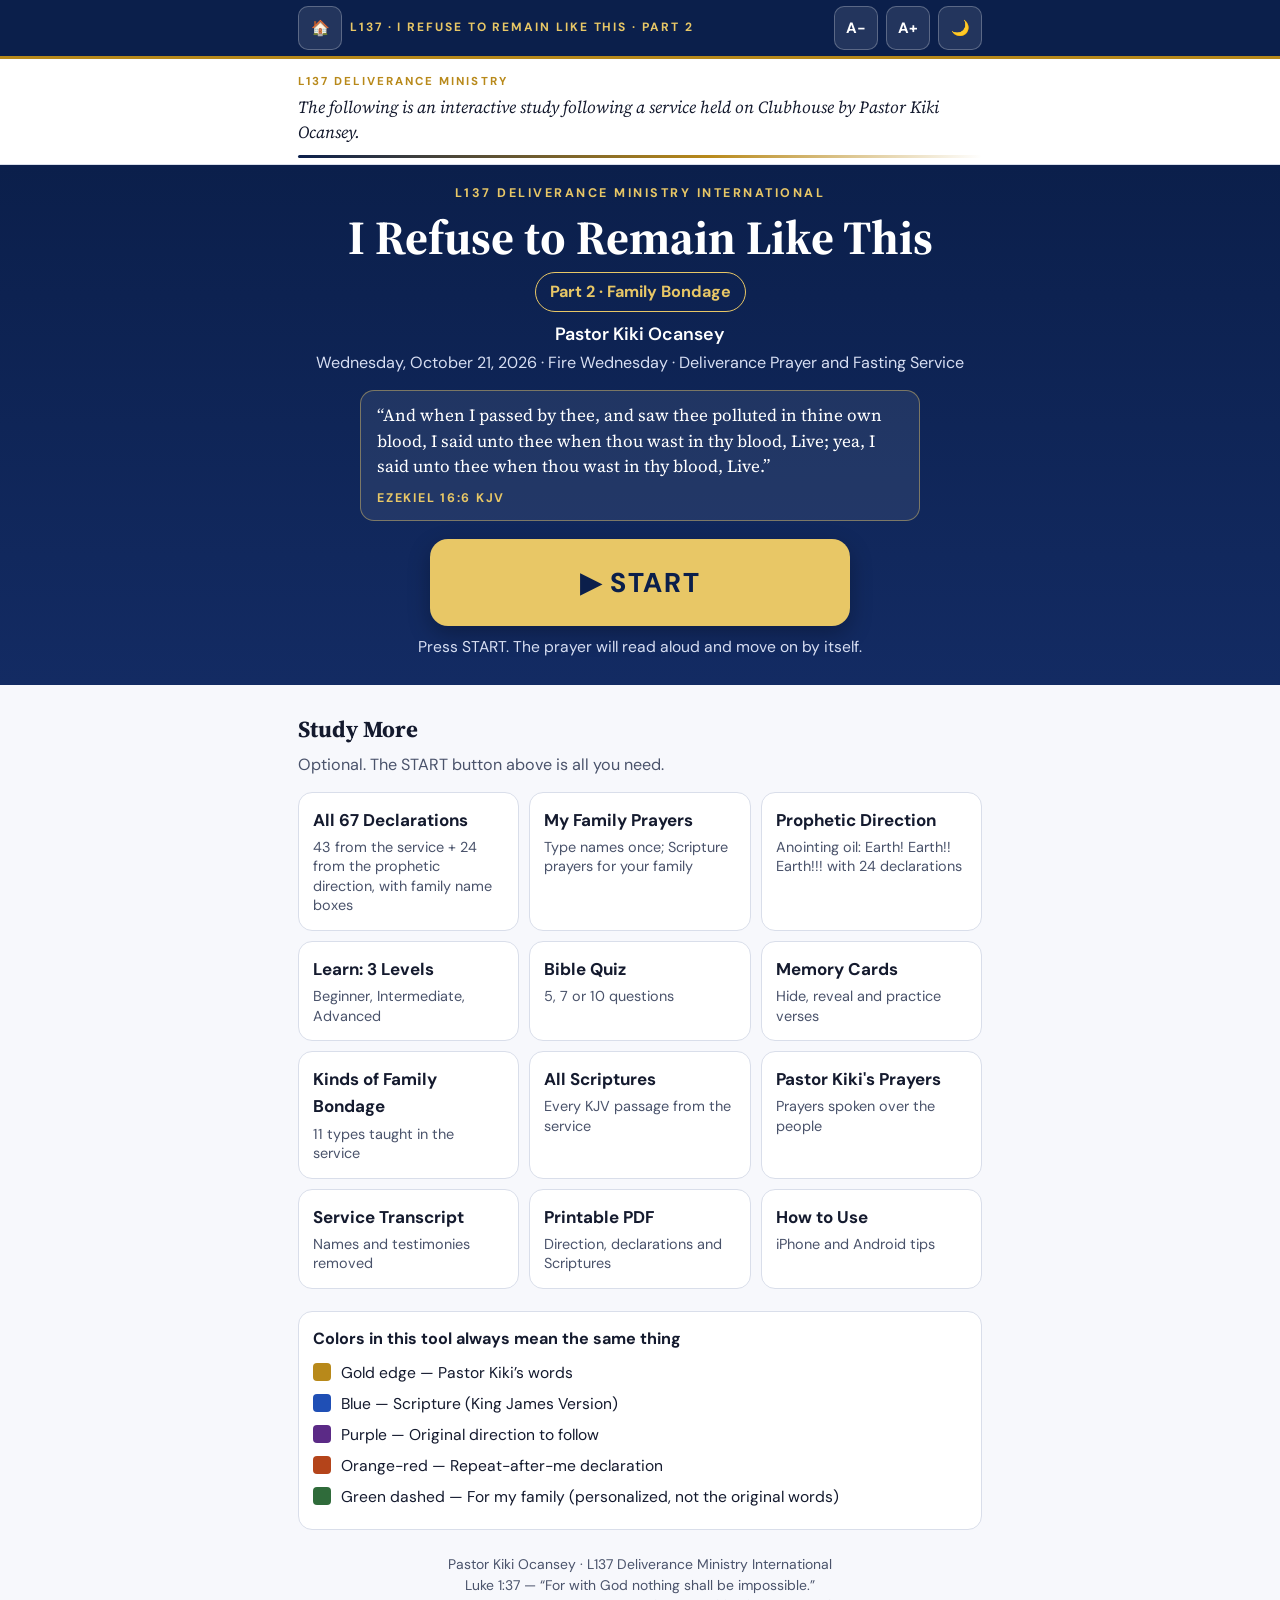
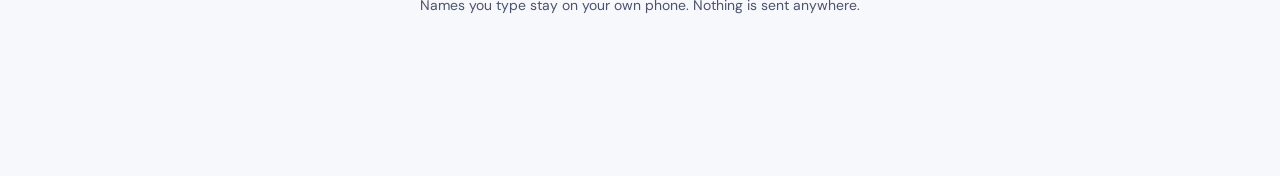
<file: index.html>
<!DOCTYPE html>
<html lang="en">
<head>
<meta charset="utf-8">
<meta name="viewport" content="width=device-width,initial-scale=1,viewport-fit=cover">
<title>I Refuse to Remain Like This — Part 2 (Family Bondage) · Pastor Kiki Ocansey · L137</title>
<meta name="description" content="Interactive prayer and study tool: I Refuse to Remain Like This, Part 2 — Family Bondage. Pastor Kiki Ocansey, L137 Deliverance Ministry International, October 21, 2026. Ezekiel 16:6.">
<meta property="og:title" content="I Refuse to Remain Like This — Part 2 (Family Bondage)">
<meta property="og:description" content="Pastor Kiki Ocansey · L137 Deliverance Ministry International · October 21, 2026 · Press START to pray.">
<meta name="theme-color" content="#0B1F4B">
<link rel="icon" href="data:image/svg+xml,%3Csvg xmlns='http://www.w3.org/2000/svg' viewBox='0 0 64 64'%3E%3Crect width='64' height='64' rx='14' fill='%230B1F4B'/%3E%3Cpath d='M32 12v40M20 24h24' stroke='%23E8C766' stroke-width='6' stroke-linecap='round'/%3E%3C/svg%3E">
<link rel="preconnect" href="https://fonts.googleapis.com"><link rel="preconnect" href="https://fonts.gstatic.com" crossorigin>
<link href="https://fonts.googleapis.com/css2?family=DM+Sans:wght@400;600;700;800&family=Source+Serif+4:ital,wght@0,400;0,600;0,700;1,400&display=swap" rel="stylesheet">
<link rel="stylesheet" href="style.css">
</head>
<body>
<header class="topbar"><div class="wrap">
  <button class="tbtn" id="homeBtn" aria-label="Main menu">🏠</button>
  <div class="brand">L137 · I Refuse to Remain Like This · Part 2</div>
  <button class="tbtn" id="fsDown" aria-label="Smaller text">A−</button>
  <button class="tbtn" id="fsUp" aria-label="Larger text">A+</button>
  <button class="tbtn" id="themeBtn" aria-label="Day or night mode">🌙</button>
</div></header>
<main id="main"></main>
<div class="dock hidden" id="dock" role="region" aria-label="Audio controls"><div class="wrap">
  <div class="now" id="now" aria-live="polite"></div>
  <div class="ctrls">
    <button id="aPrev" aria-label="Back"><svg viewBox="0 0 24 24"><path d="M6 5h2v14H6zM20 5v14L9 12z" fill="currentColor"/></svg>Back</button>
    <button id="aRew" aria-label="Rewind"><svg viewBox="0 0 24 24"><path d="M11 6v12L3 12zM21 6v12l-8-6z" fill="currentColor"/></svg>Rewind</button>
    <button id="aPlay" class="play" aria-label="Play"><svg viewBox="0 0 24 24"><path d="M7 4v16l13-8z" fill="currentColor"/></svg>Play</button>
    <button id="aFwd" aria-label="Forward"><svg viewBox="0 0 24 24"><path d="M13 6v12l8-6zM3 6v12l8-6z" fill="currentColor"/></svg>Forward</button>
    <button id="aNext" aria-label="Next"><svg viewBox="0 0 24 24"><path d="M16 5h2v14h-2zM4 5v14l11-7z" fill="currentColor"/></svg>Next</button>
    <button id="aStop" aria-label="Stop"><svg viewBox="0 0 24 24"><rect x="5" y="5" width="14" height="14" rx="2" fill="currentColor"/></svg>Stop</button>
    <button id="aRep" aria-label="Repeat"><svg viewBox="0 0 24 24"><path d="M17 2l4 4-4 4V7H7a3 3 0 00-3 3v1H2v-1a5 5 0 015-5h10zM7 22l-4-4 4-4v3h10a3 3 0 003-3v-1h2v1a5 5 0 01-5 5H7z" fill="currentColor"/></svg>Repeat</button>
  </div>
  <div class="opts">
    <select id="optRate" aria-label="Reading speed"><option value="0.75">Slow</option><option value="0.85">Slower</option><option value="0.95">Normal</option><option value="1.1">Faster</option><option value="1.25">Fast</option></select>
    <button id="optMode" aria-pressed="true">Repeat after me</button>
    <button id="optAuto" aria-pressed="true">Auto next: On</button>
    <button id="optFam" aria-pressed="true">Family: On</button>
  </div>
</div></div>
<script src="scriptures.js"></script>
<script src="content.js"></script>
<script src="study.js"></script>
<script src="app.js"></script>
</body>
</html>
</file>
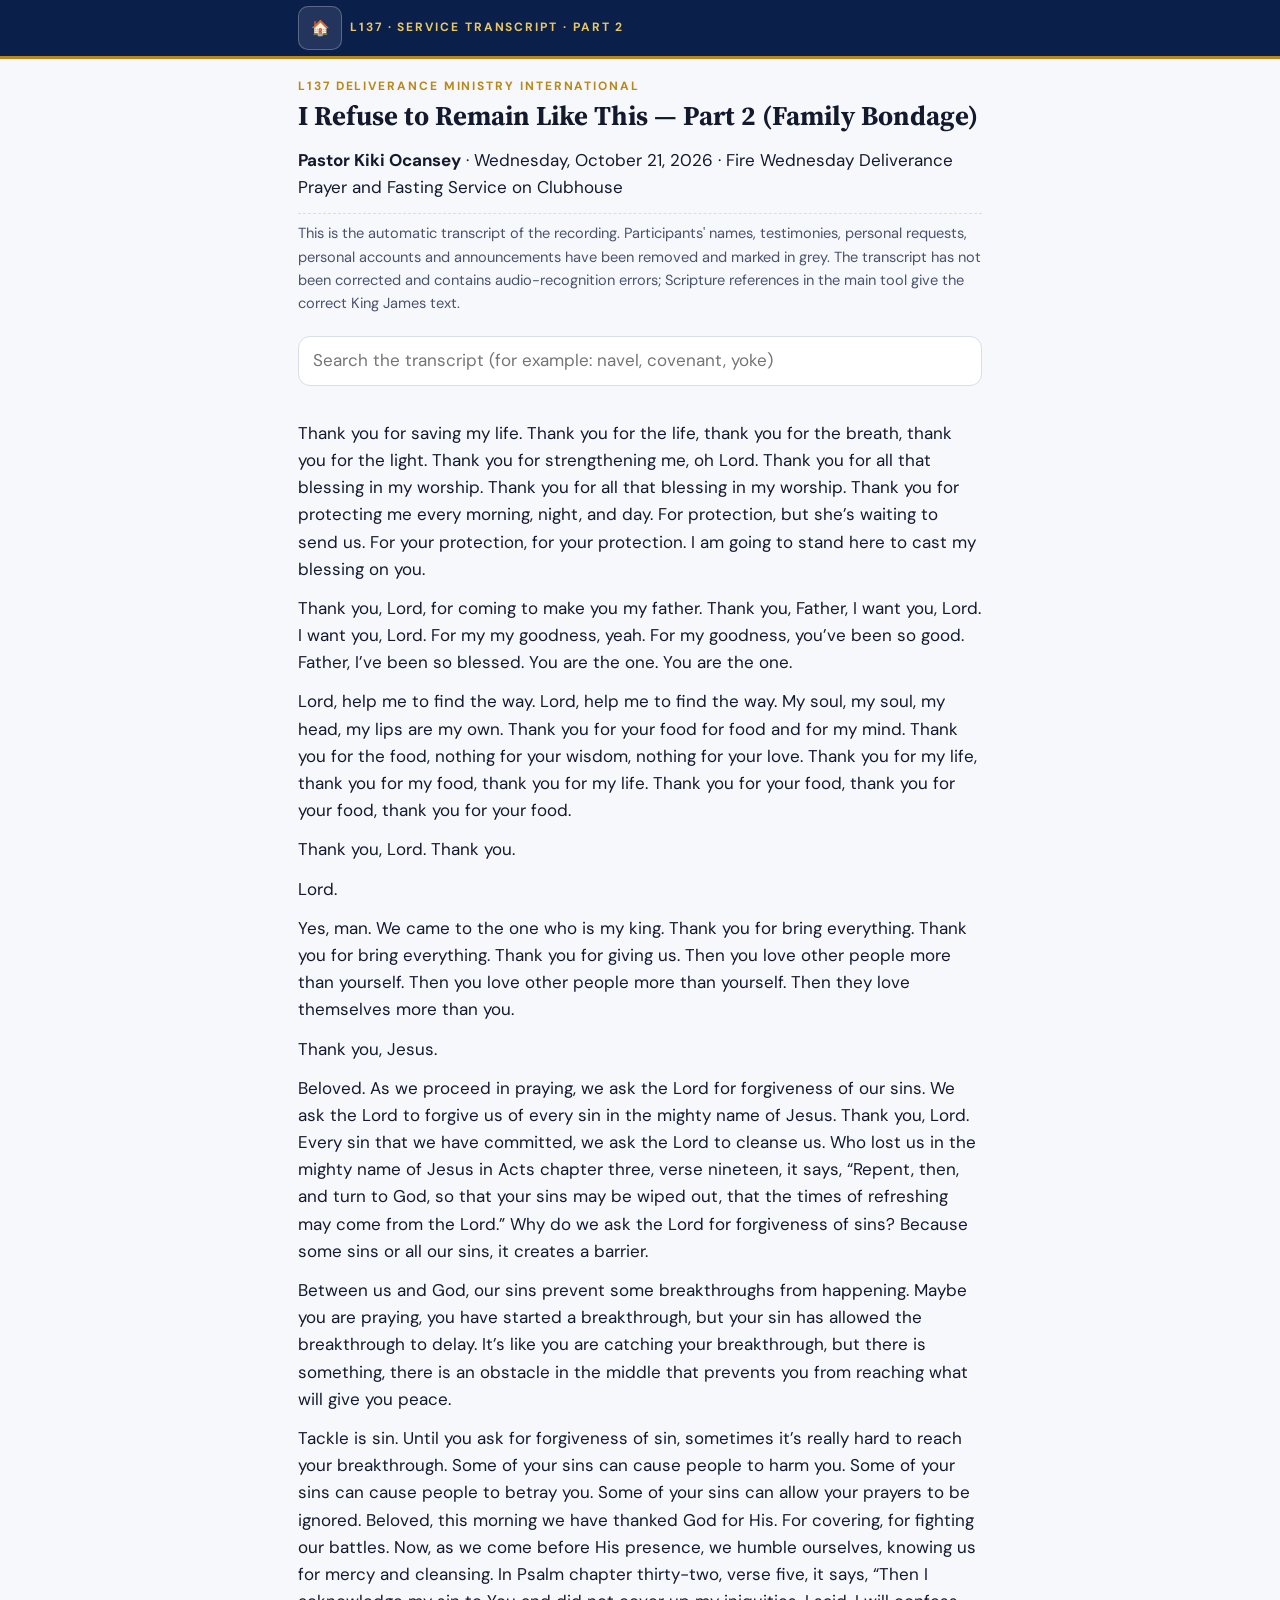
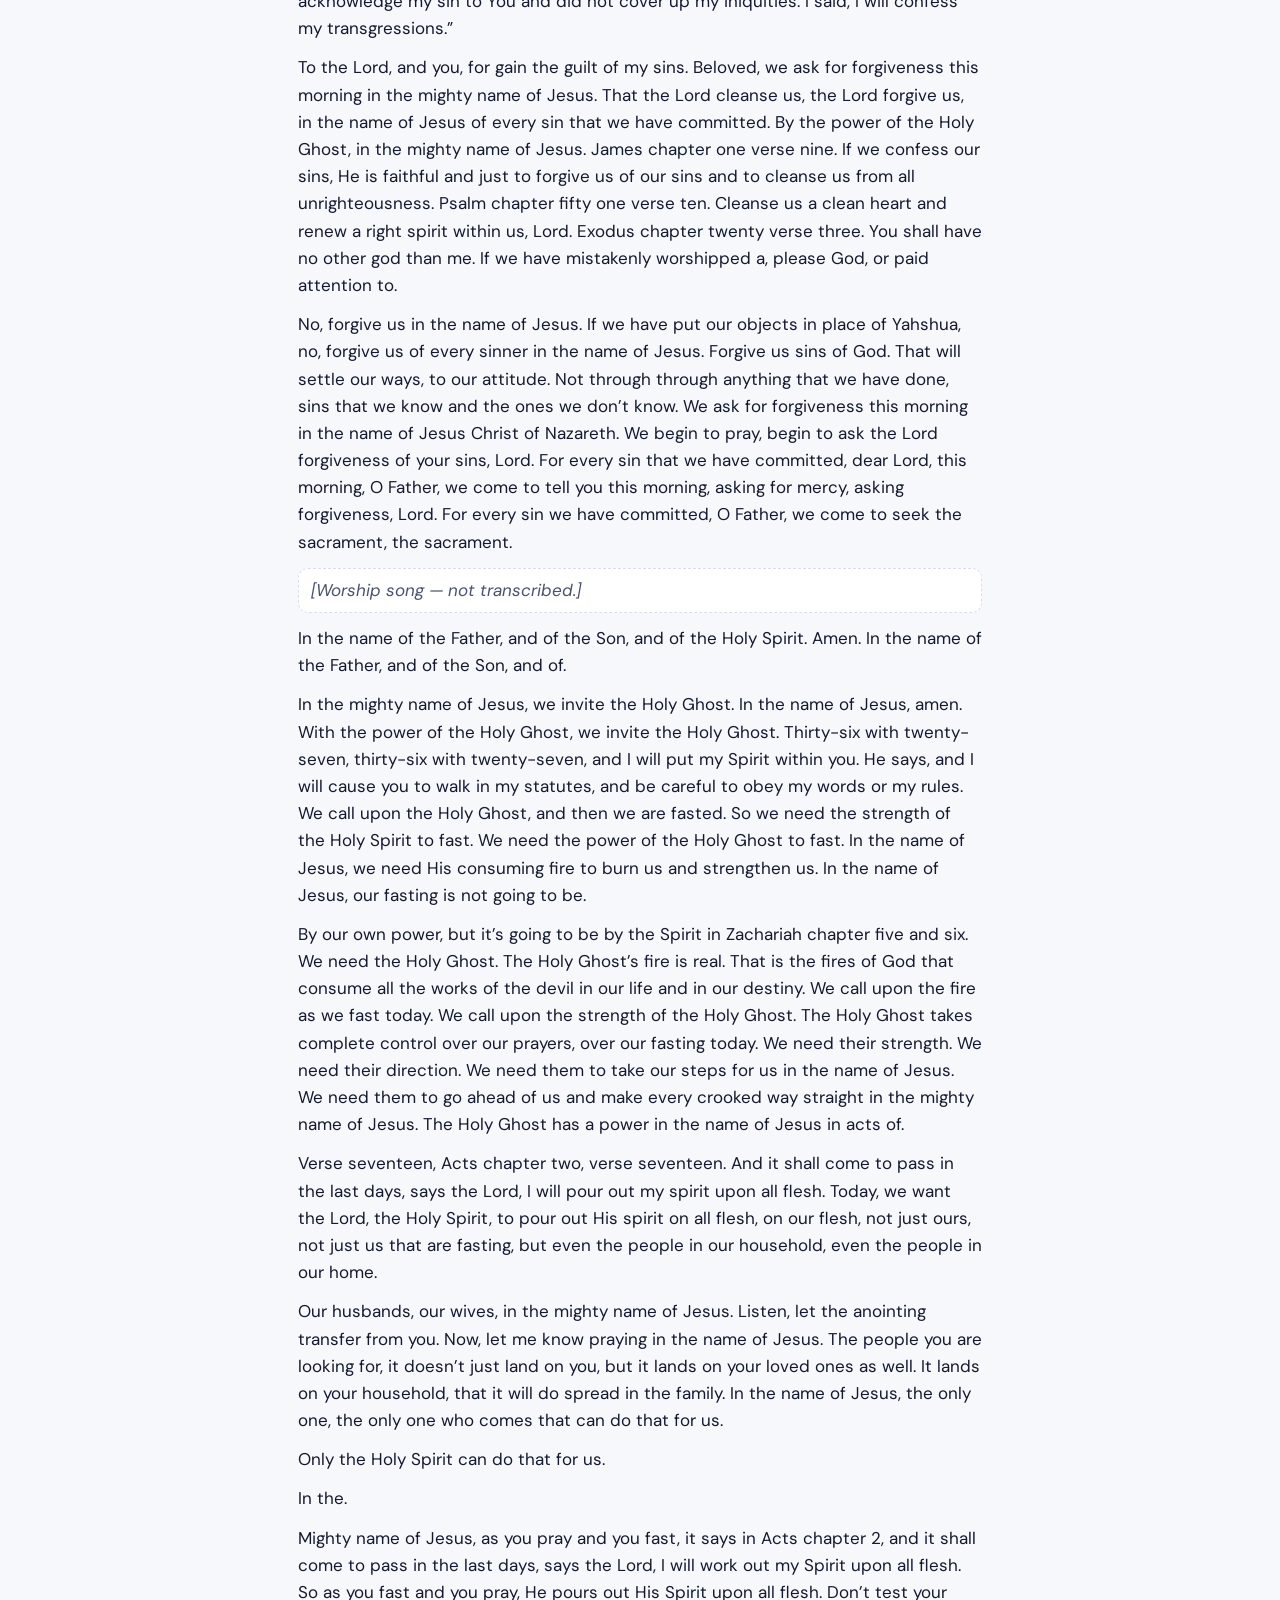
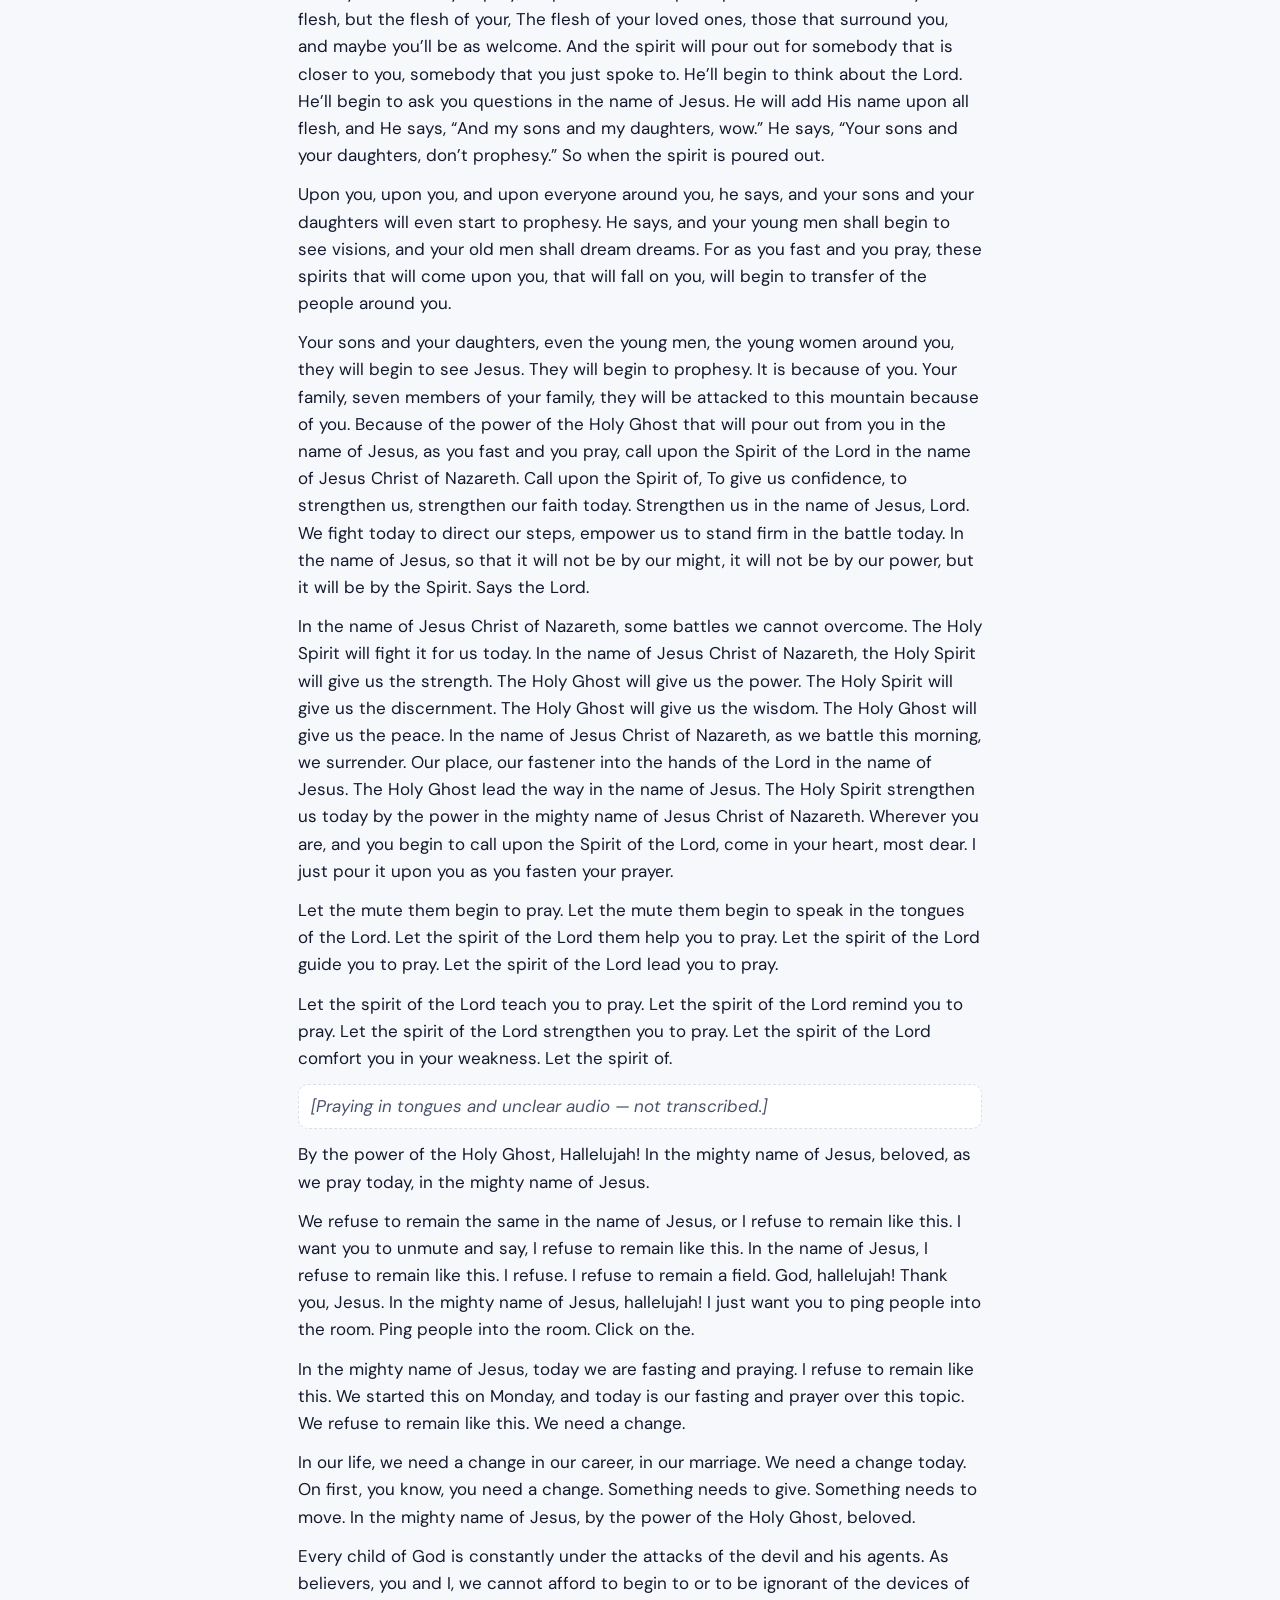
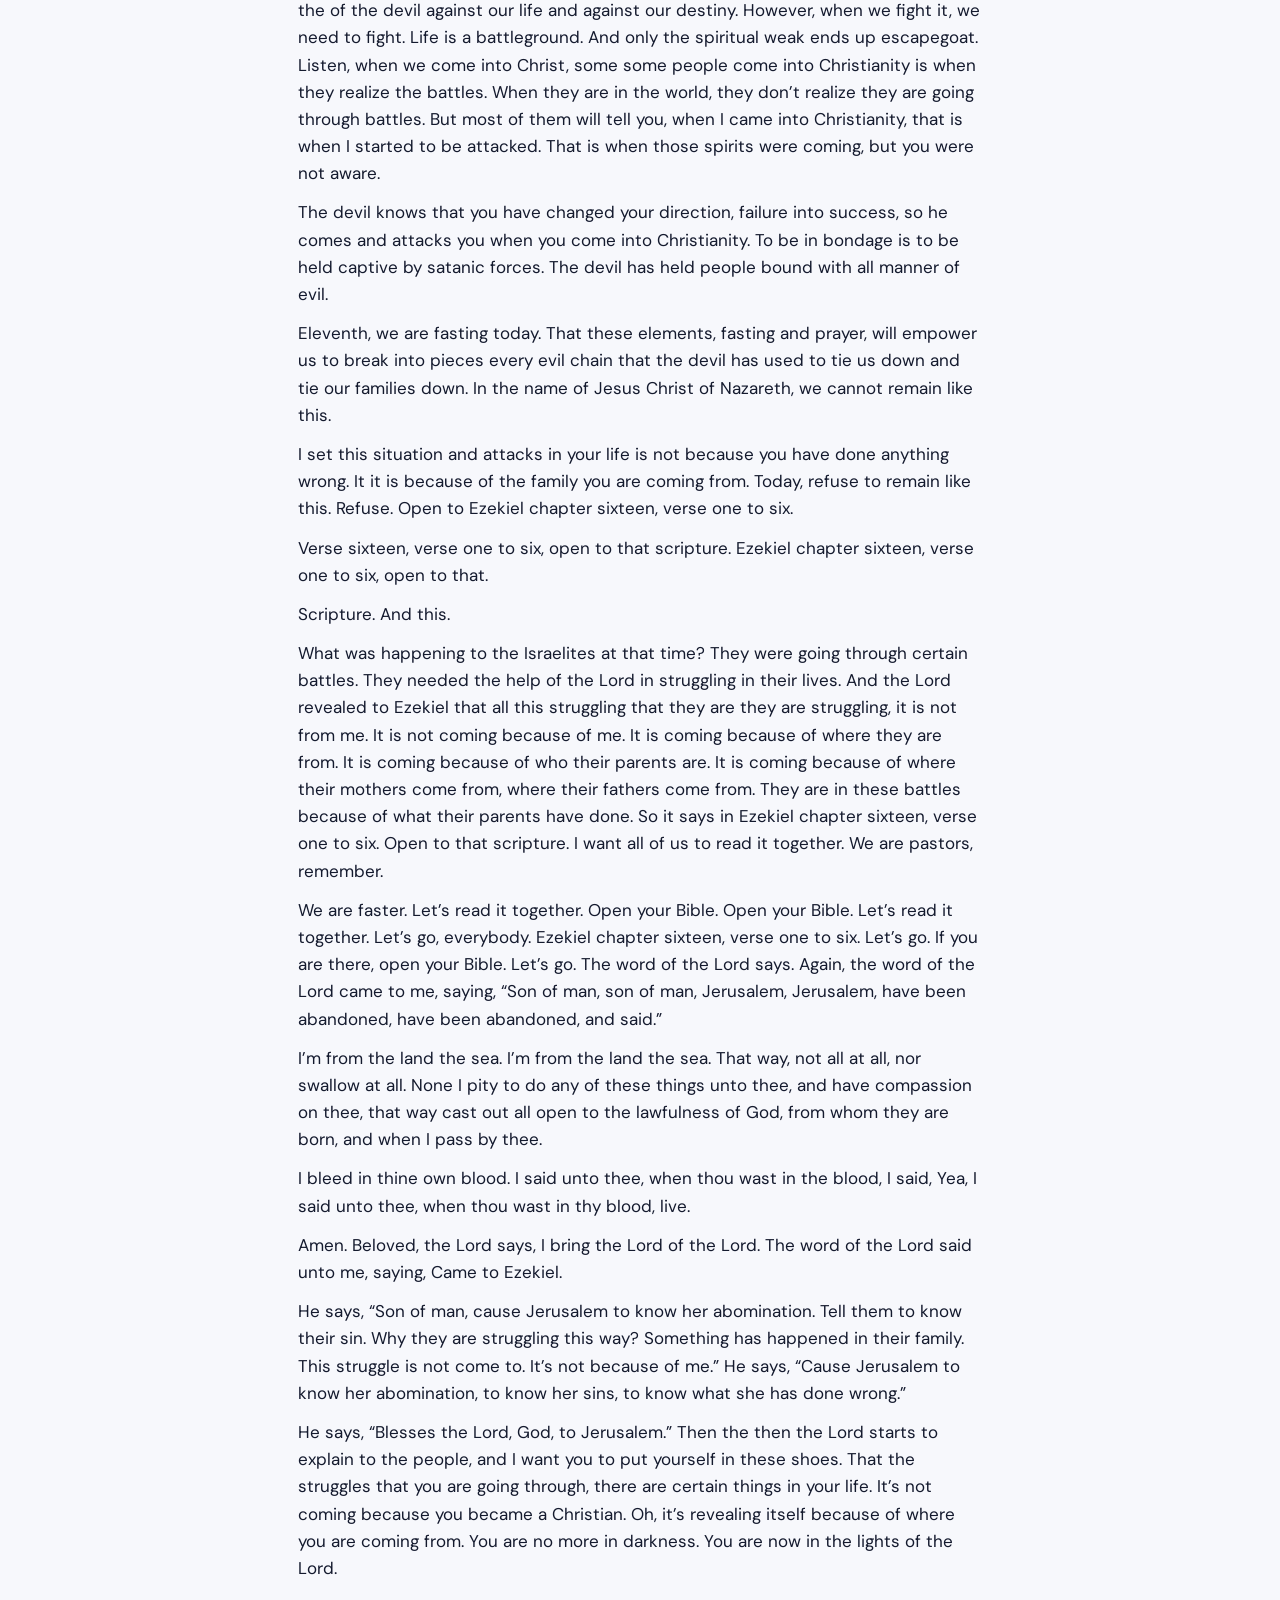
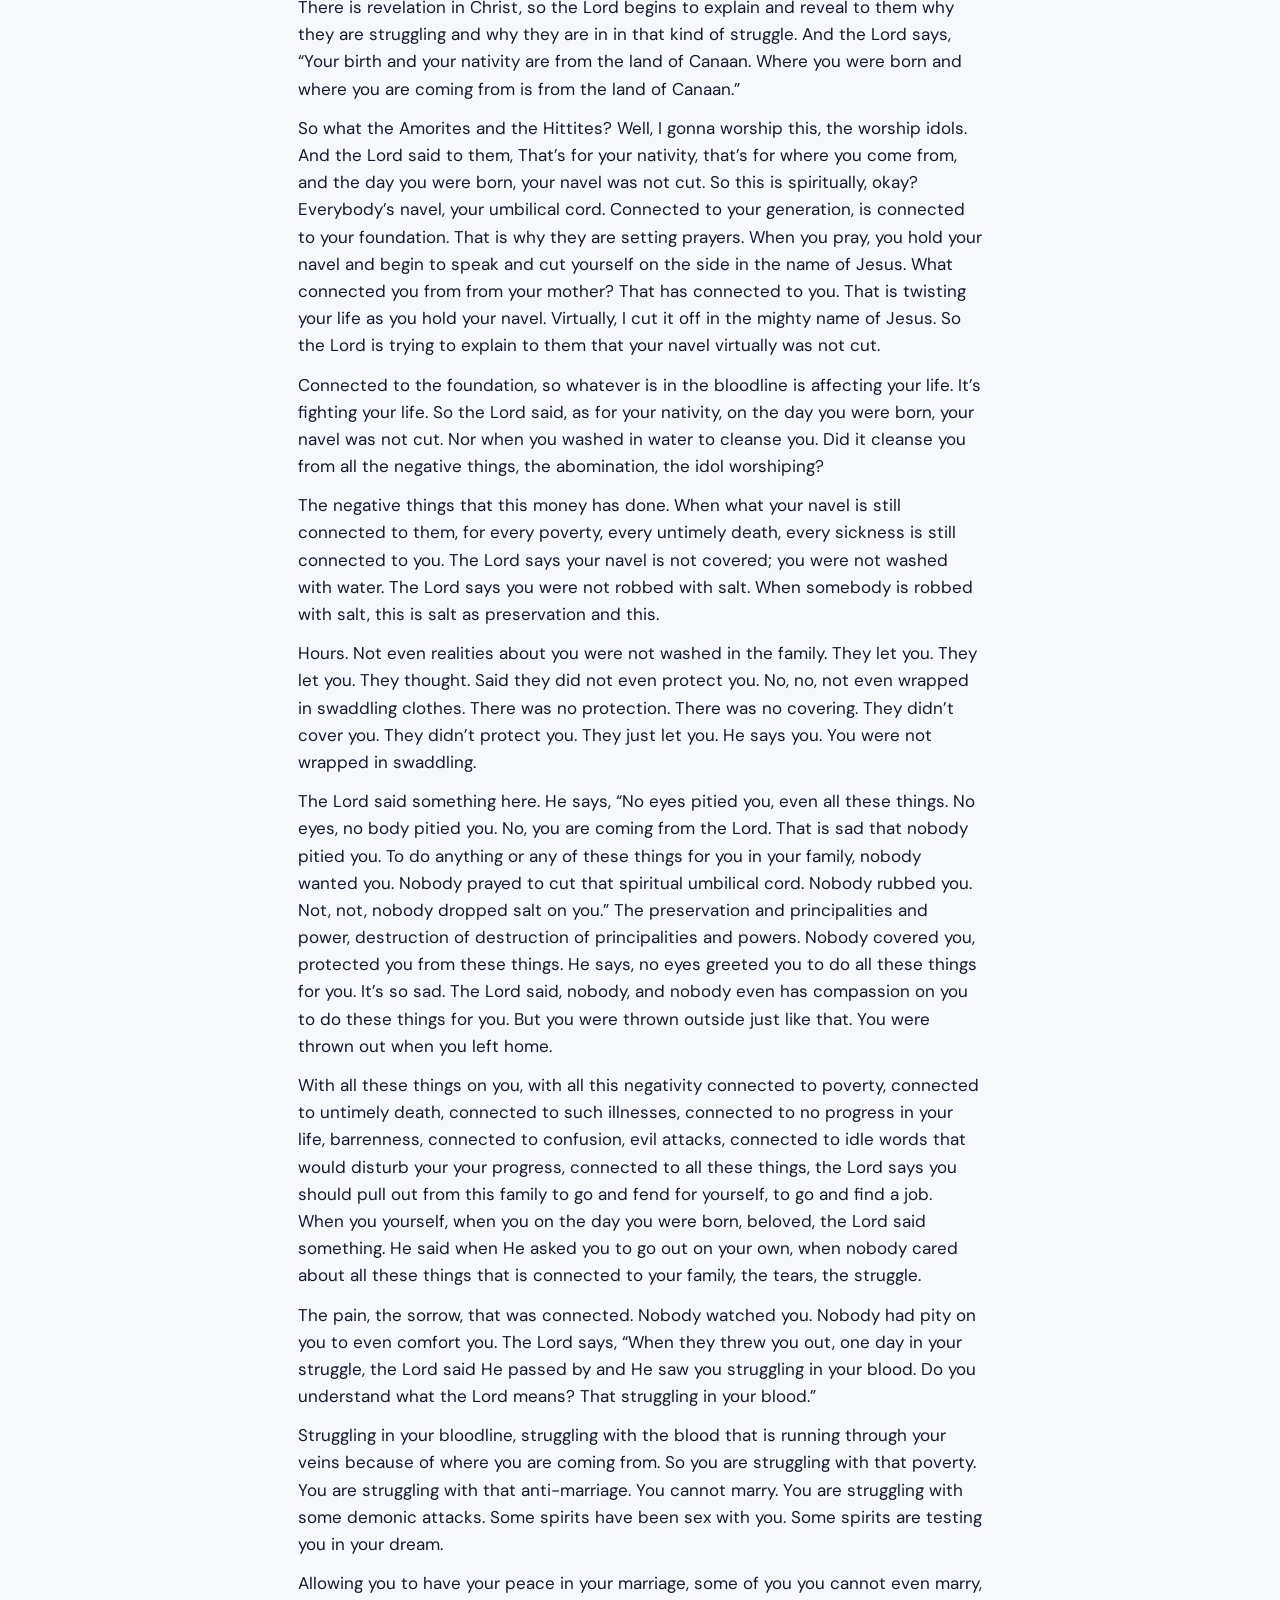
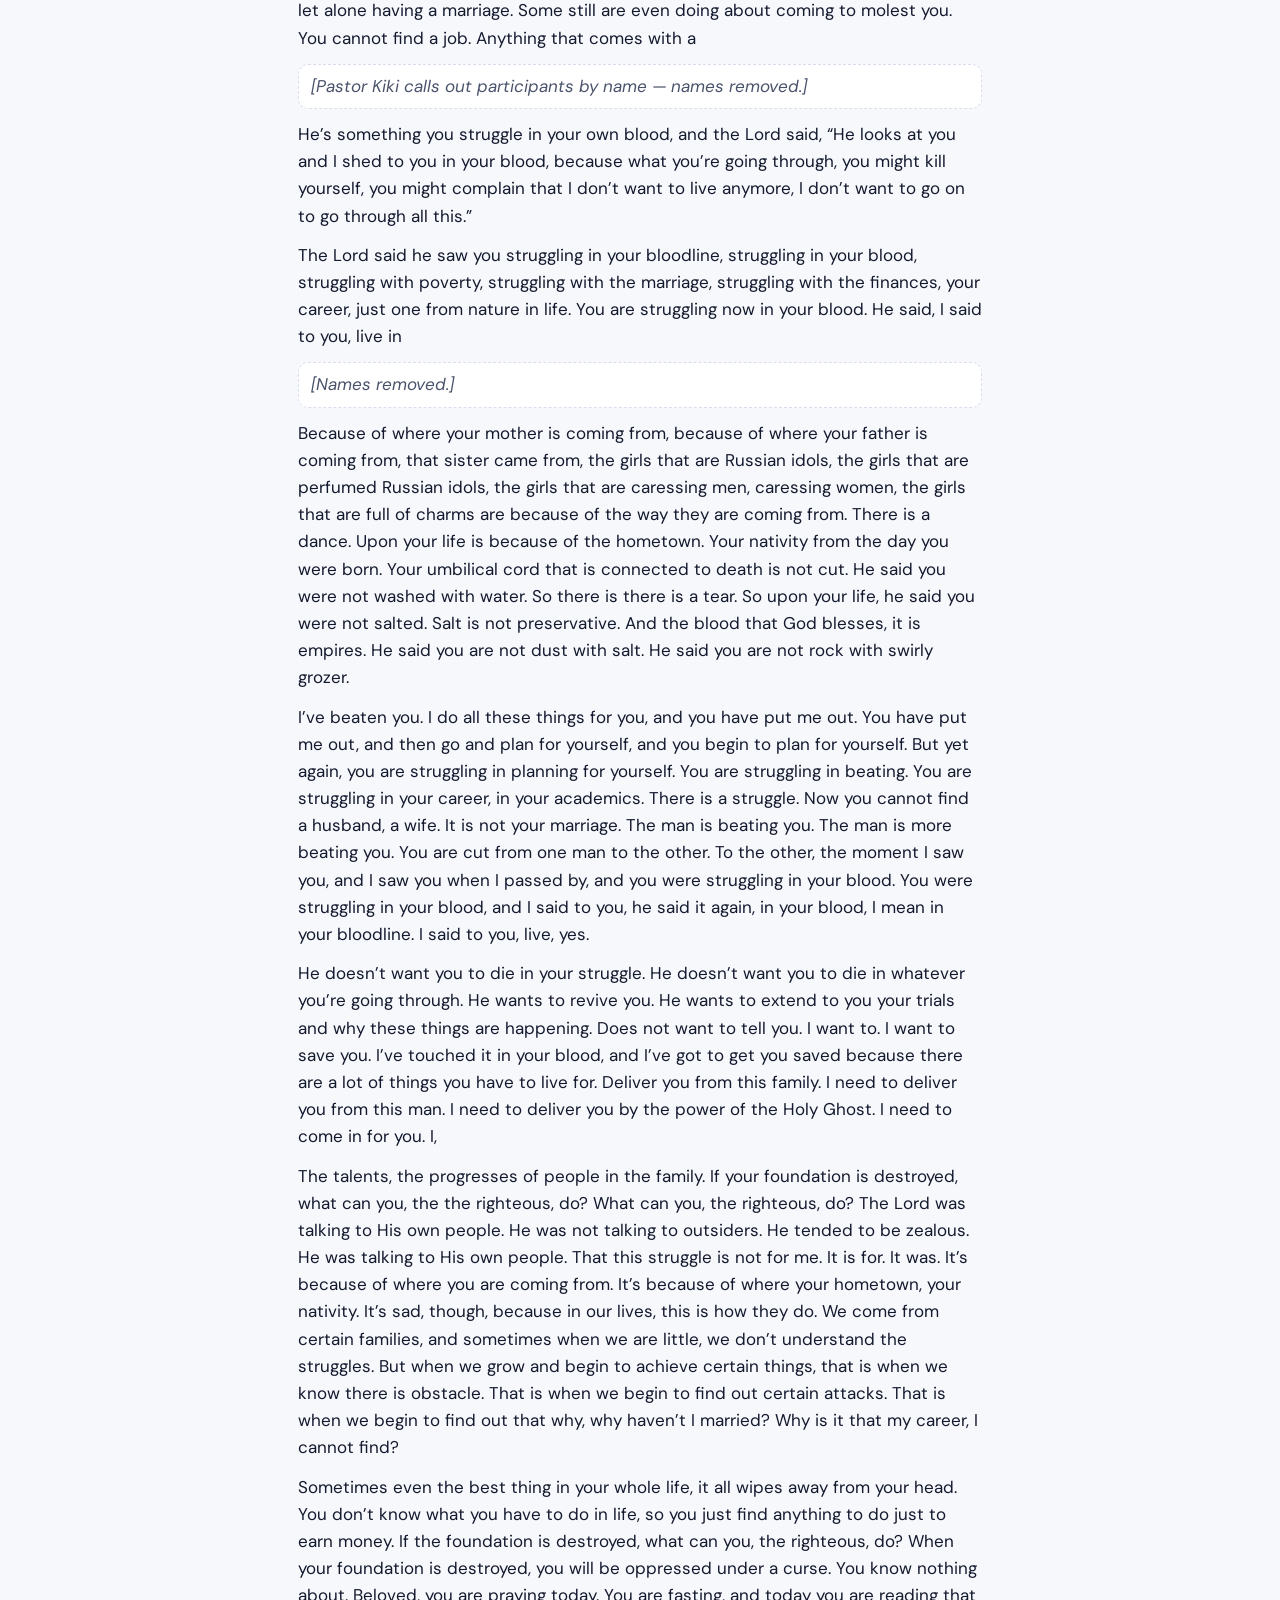
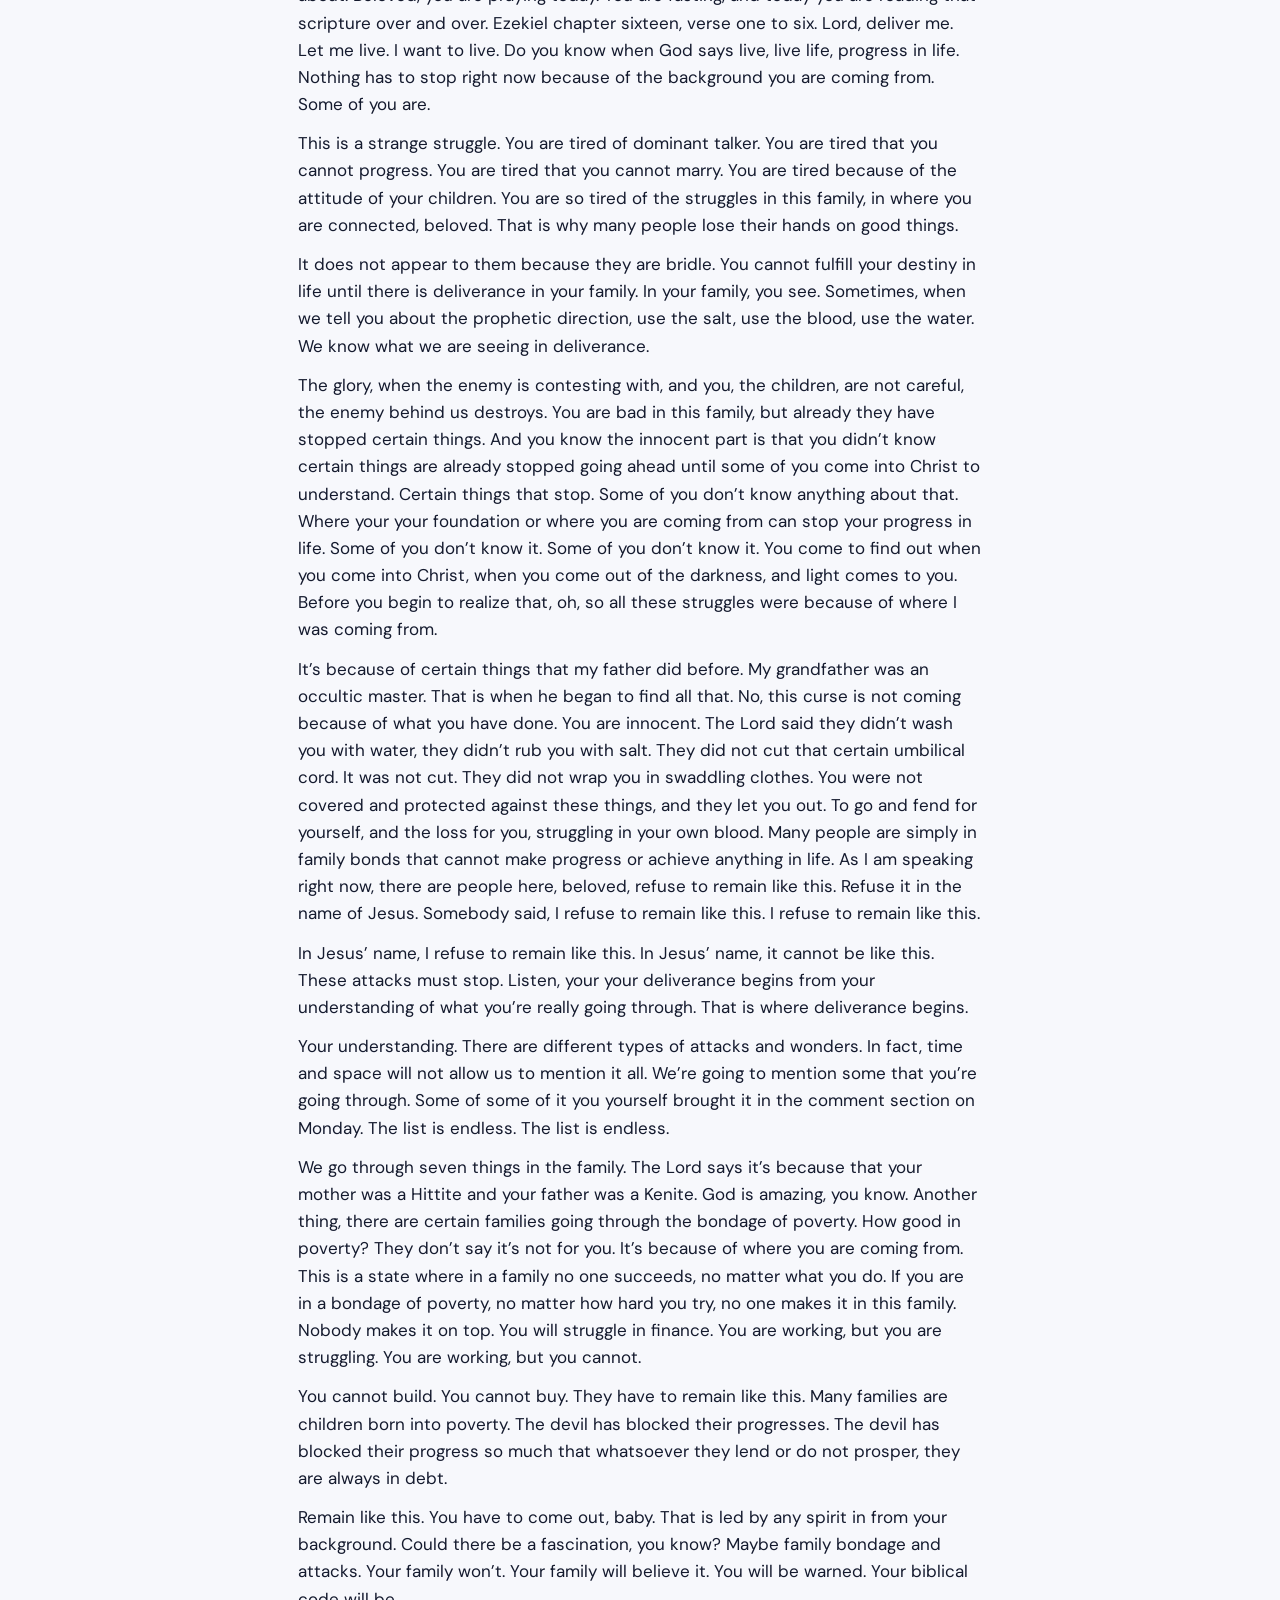
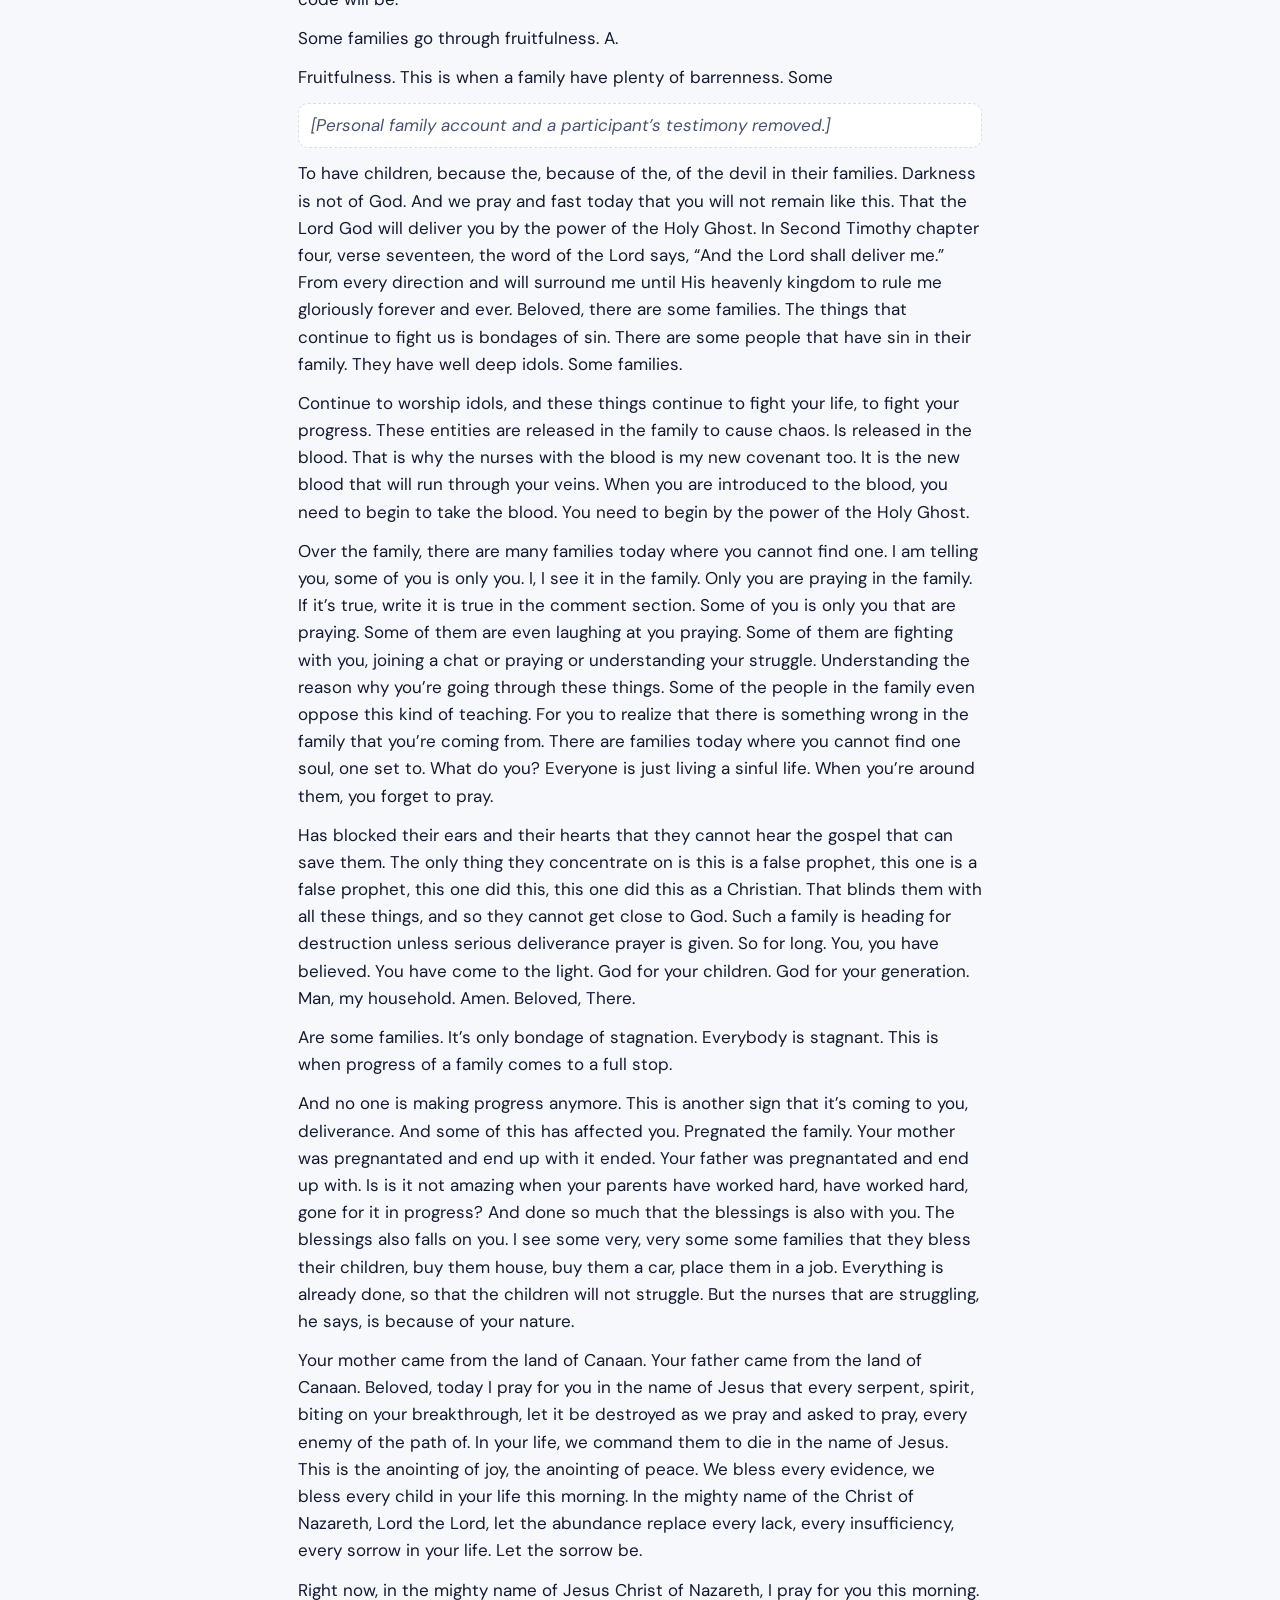
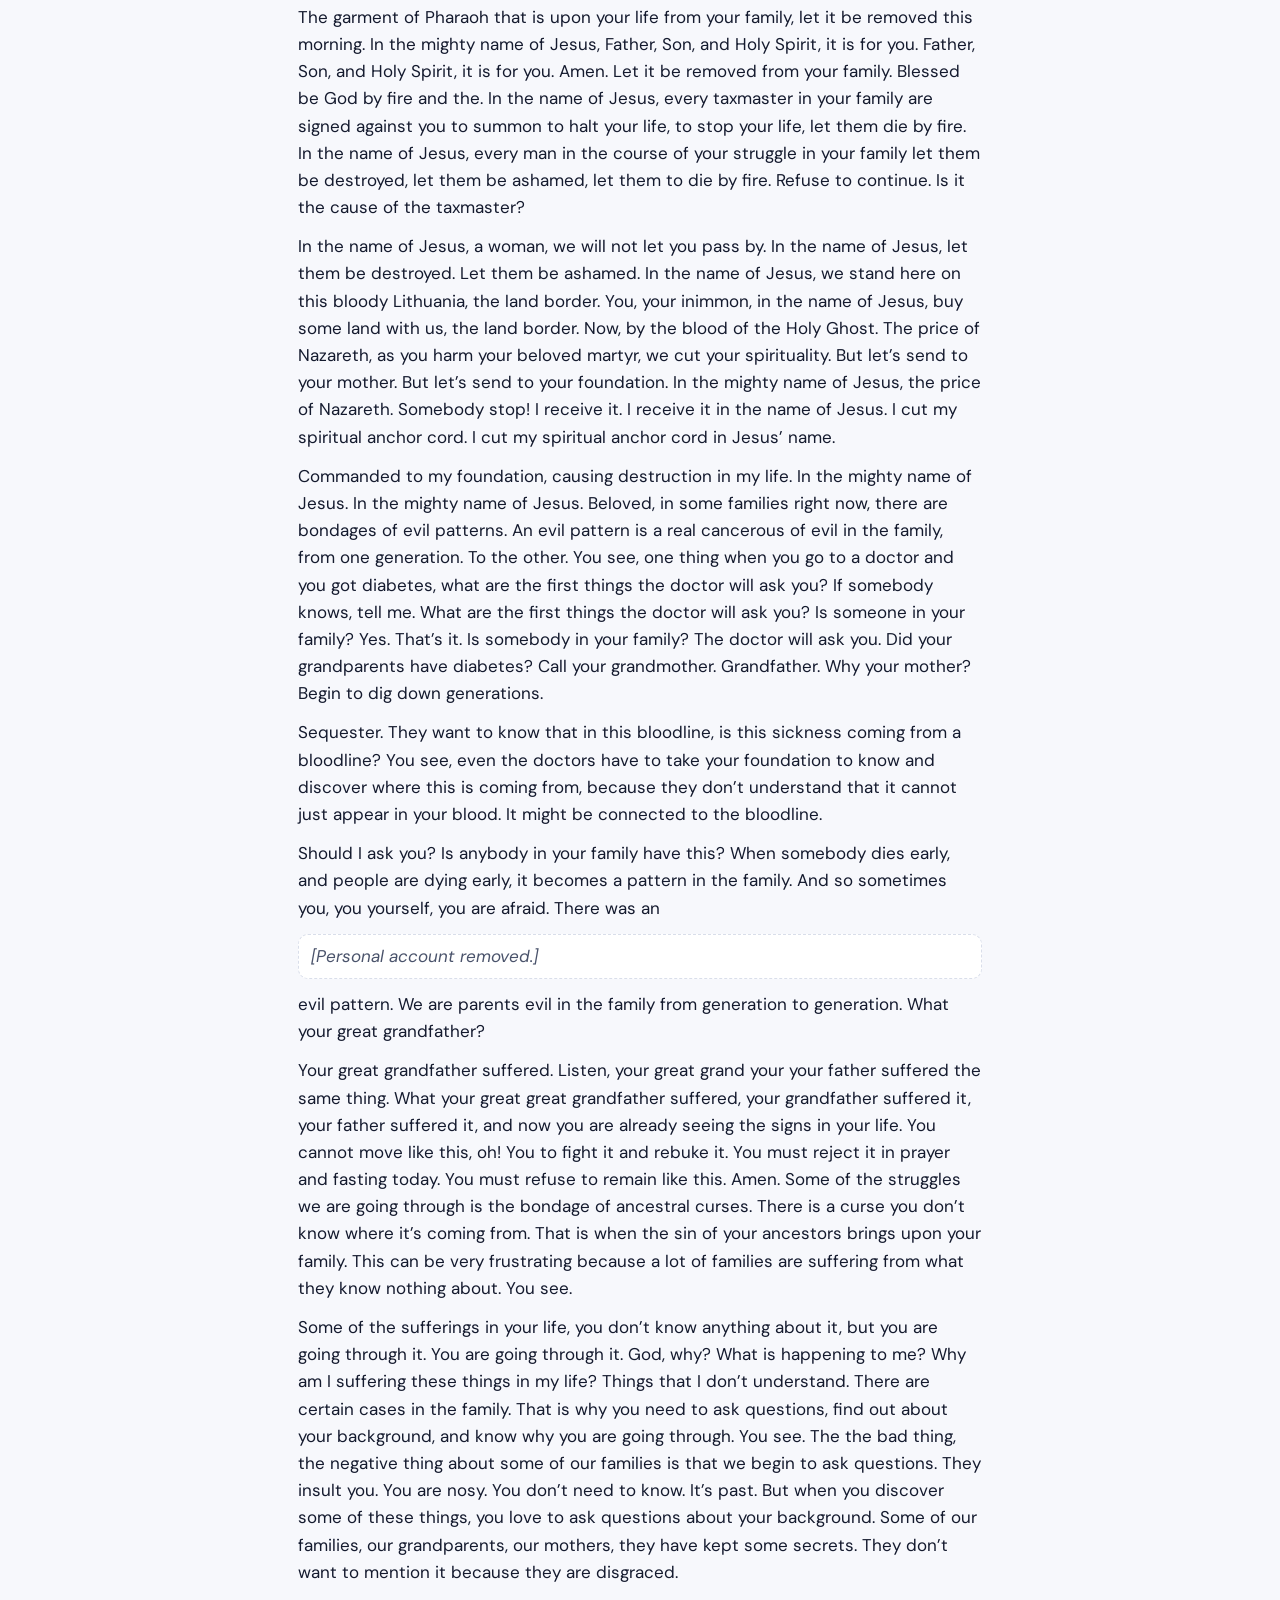
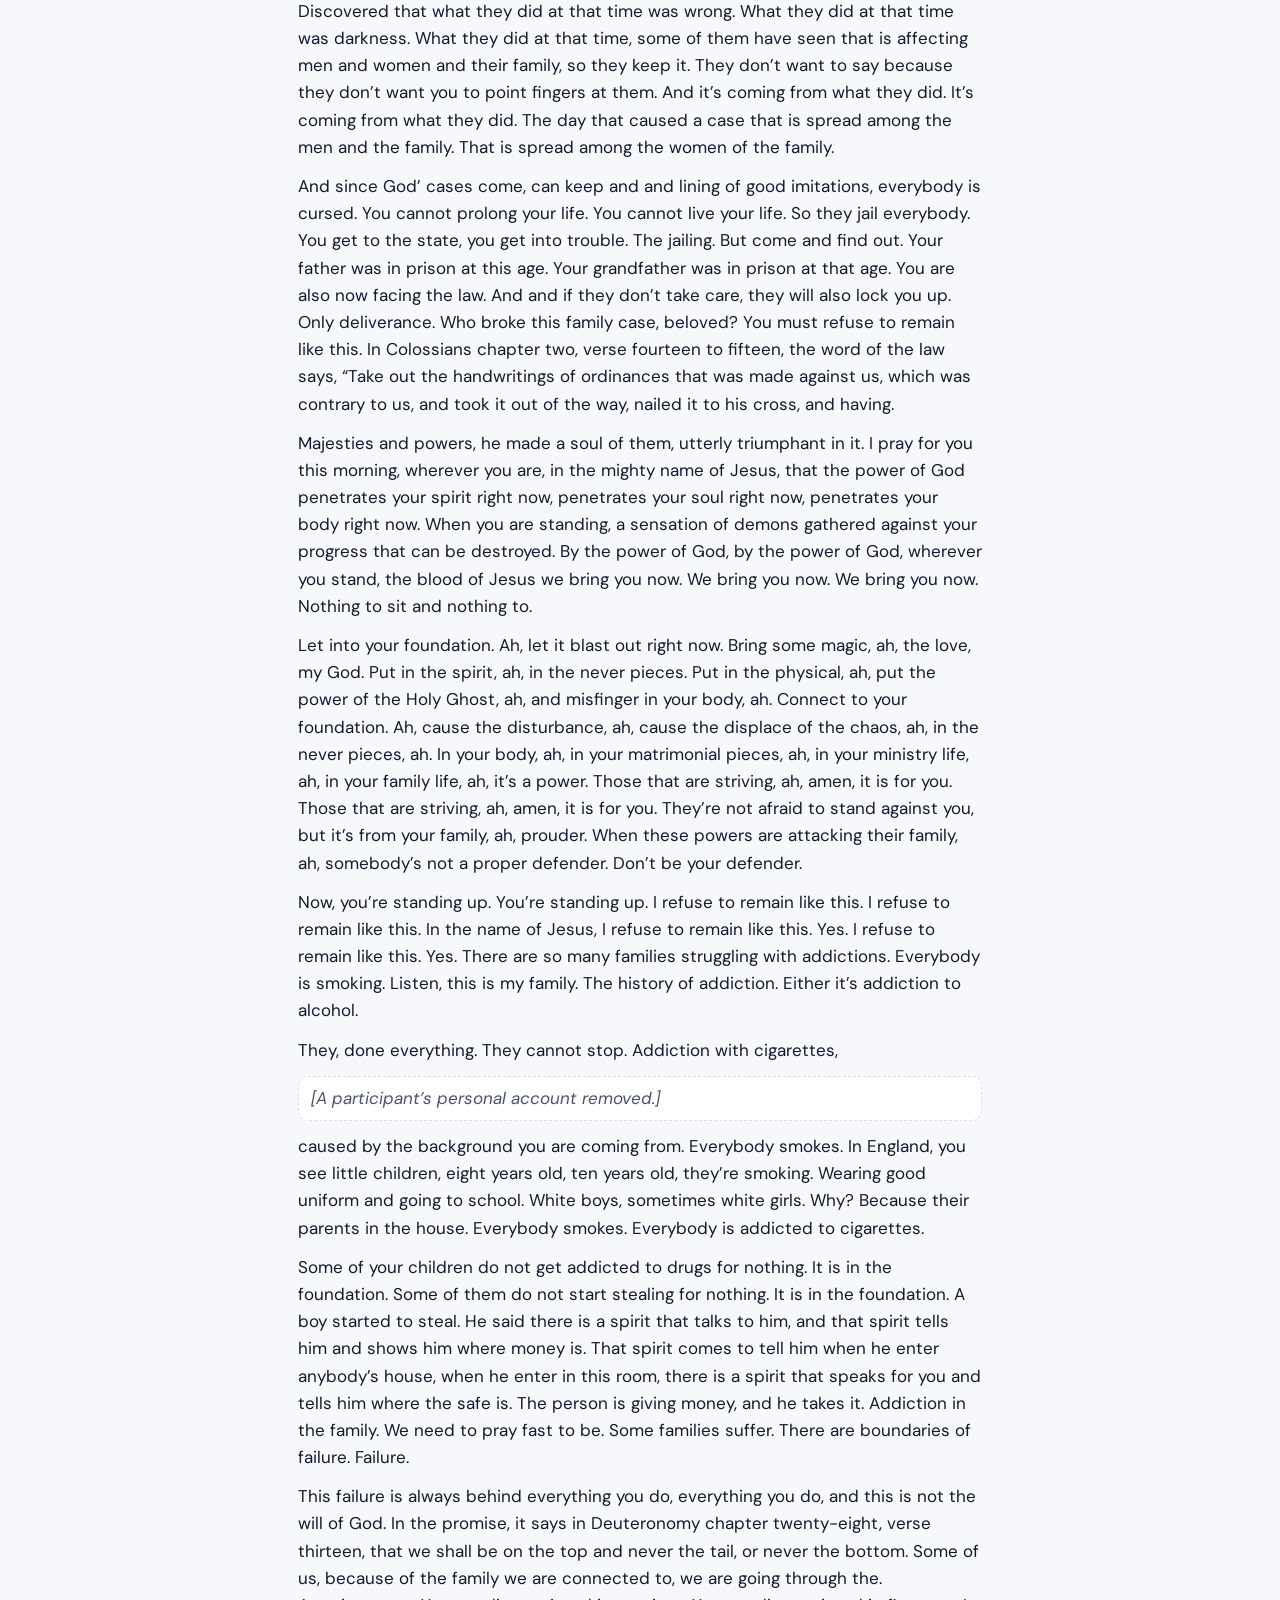
<file: transcript.html>
<!DOCTYPE html><html lang="en"><head><meta charset="utf-8"><meta name="viewport" content="width=device-width,initial-scale=1">
<title>Service Transcript — I Refuse to Remain Like This, Part 2 · Pastor Kiki Ocansey · L137</title>
<link href="https://fonts.googleapis.com/css2?family=DM+Sans:wght@400;600;700;800&family=Source+Serif+4:ital,wght@0,400;0,700;1,400&display=swap" rel="stylesheet">
<link rel="stylesheet" href="style.css"></head><body>
<header class="topbar"><div class="wrap"><a class="tbtn" href="index.html" style="display:grid;place-items:center;text-decoration:none" aria-label="Back to the tool">🏠</a><div class="brand">L137 · Service Transcript · Part 2</div></div></header>
<main class="screen" style="padding-bottom:60px"><div class="wrap">
<div class="crumb">L137 Deliverance Ministry International</div>
<h2 class="title">I Refuse to Remain Like This — Part 2 (Family Bondage)</h2>
<p><b>Pastor Kiki Ocansey</b> · Wednesday, October 21, 2026 · Fire Wednesday Deliverance Prayer and Fasting Service on Clubhouse</p>
<div class="note" style="margin-bottom:12px">This is the automatic transcript of the recording. Participants' names, testimonies, personal requests, personal accounts and announcements have been removed and marked in grey. The transcript has not been corrected and contains audio-recognition errors; Scripture references in the main tool give the correct King James text.</div>
<input class="tsearch" id="ts" type="search" placeholder="Search the transcript (for example: navel, covenant, yoke)" aria-label="Search the transcript">
<div id="tcount" class="note" style="border:0"></div>
<div class="tbody" id="tb"><p>Thank you for saving my life. Thank you for the life, thank you for the breath, thank you for the light. Thank you for strengthening me, oh Lord. Thank you for all that blessing in my worship. Thank you for all that blessing in my worship. Thank you for protecting me every morning, night, and day. For protection, but she’s waiting to send us. For your protection, for your protection. I am going to stand here to cast my blessing on you.</p>
<p>Thank you, Lord, for coming to make you my father. Thank you, Father, I want you, Lord. I want you, Lord. For my my goodness, yeah. For my goodness, you’ve been so good. Father, I’ve been so blessed. You are the one. You are the one.</p>
<p>Lord, help me to find the way. Lord, help me to find the way. My soul, my soul, my head, my lips are my own. Thank you for your food for food and for my mind. Thank you for the food, nothing for your wisdom, nothing for your love. Thank you for my life, thank you for my food, thank you for my life. Thank you for your food, thank you for your food, thank you for your food.</p>
<p>Thank you, Lord. Thank you.</p>
<p>Lord.</p>
<p>Yes, man. We came to the one who is my king. Thank you for bring everything. Thank you for bring everything. Thank you for giving us. Then you love other people more than yourself. Then you love other people more than yourself. Then they love themselves more than you.</p>
<p>Thank you, Jesus.</p>
<p>Beloved. As we proceed in praying, we ask the Lord for forgiveness of our sins. We ask the Lord to forgive us of every sin in the mighty name of Jesus. Thank you, Lord. Every sin that we have committed, we ask the Lord to cleanse us. Who lost us in the mighty name of Jesus in Acts chapter three, verse nineteen, it says, “Repent, then, and turn to God, so that your sins may be wiped out, that the times of refreshing may come from the Lord.” Why do we ask the Lord for forgiveness of sins? Because some sins or all our sins, it creates a barrier.</p>
<p>Between us and God, our sins prevent some breakthroughs from happening. Maybe you are praying, you have started a breakthrough, but your sin has allowed the breakthrough to delay. It’s like you are catching your breakthrough, but there is something, there is an obstacle in the middle that prevents you from reaching what will give you peace.</p>
<p>Tackle is sin. Until you ask for forgiveness of sin, sometimes it’s really hard to reach your breakthrough. Some of your sins can cause people to harm you. Some of your sins can cause people to betray you. Some of your sins can allow your prayers to be ignored. Beloved, this morning we have thanked God for His. For covering, for fighting our battles. Now, as we come before His presence, we humble ourselves, knowing us for mercy and cleansing. In Psalm chapter thirty-two, verse five, it says, “Then I acknowledge my sin to You and did not cover up my iniquities. I said, I will confess my transgressions.”</p>
<p>To the Lord, and you, for gain the guilt of my sins. Beloved, we ask for forgiveness this morning in the mighty name of Jesus. That the Lord cleanse us, the Lord forgive us, in the name of Jesus of every sin that we have committed. By the power of the Holy Ghost, in the mighty name of Jesus. James chapter one verse nine. If we confess our sins, He is faithful and just to forgive us of our sins and to cleanse us from all unrighteousness. Psalm chapter fifty one verse ten. Cleanse us a clean heart and renew a right spirit within us, Lord. Exodus chapter twenty verse three. You shall have no other god than me. If we have mistakenly worshipped a, please God, or paid attention to.</p>
<p>No, forgive us in the name of Jesus. If we have put our objects in place of Yahshua, no, forgive us of every sinner in the name of Jesus. Forgive us sins of God. That will settle our ways, to our attitude. Not through through anything that we have done, sins that we know and the ones we don’t know. We ask for forgiveness this morning in the name of Jesus Christ of Nazareth. We begin to pray, begin to ask the Lord forgiveness of your sins, Lord. For every sin that we have committed, dear Lord, this morning, O Father, we come to tell you this morning, asking for mercy, asking forgiveness, Lord. For every sin we have committed, O Father, we come to seek the sacrament, the sacrament.</p>
<p class="rm">[Worship song — not transcribed.]</p>
<p>In the name of the Father, and of the Son, and of the Holy Spirit. Amen. In the name of the Father, and of the Son, and of.</p>
<p>In the mighty name of Jesus, we invite the Holy Ghost. In the name of Jesus, amen. With the power of the Holy Ghost, we invite the Holy Ghost. Thirty-six with twenty-seven, thirty-six with twenty-seven, and I will put my Spirit within you. He says, and I will cause you to walk in my statutes, and be careful to obey my words or my rules. We call upon the Holy Ghost, and then we are fasted. So we need the strength of the Holy Spirit to fast. We need the power of the Holy Ghost to fast. In the name of Jesus, we need His consuming fire to burn us and strengthen us. In the name of Jesus, our fasting is not going to be.</p>
<p>By our own power, but it’s going to be by the Spirit in Zachariah chapter five and six. We need the Holy Ghost. The Holy Ghost’s fire is real. That is the fires of God that consume all the works of the devil in our life and in our destiny. We call upon the fire as we fast today. We call upon the strength of the Holy Ghost. The Holy Ghost takes complete control over our prayers, over our fasting today. We need their strength. We need their direction. We need them to take our steps for us in the name of Jesus. We need them to go ahead of us and make every crooked way straight in the mighty name of Jesus. The Holy Ghost has a power in the name of Jesus in acts of.</p>
<p>Verse seventeen, Acts chapter two, verse seventeen. And it shall come to pass in the last days, says the Lord, I will pour out my spirit upon all flesh. Today, we want the Lord, the Holy Spirit, to pour out His spirit on all flesh, on our flesh, not just ours, not just us that are fasting, but even the people in our household, even the people in our home.</p>
<p>Our husbands, our wives, in the mighty name of Jesus. Listen, let the anointing transfer from you. Now, let me know praying in the name of Jesus. The people you are looking for, it doesn’t just land on you, but it lands on your loved ones as well. It lands on your household, that it will do spread in the family. In the name of Jesus, the only one, the only one who comes that can do that for us.</p>
<p>Only the Holy Spirit can do that for us.</p>
<p>In the.</p>
<p>Mighty name of Jesus, as you pray and you fast, it says in Acts chapter 2, and it shall come to pass in the last days, says the Lord, I will work out my Spirit upon all flesh. So as you fast and you pray, He pours out His Spirit upon all flesh. Don’t test your flesh, but the flesh of your, The flesh of your loved ones, those that surround you, and maybe you’ll be as welcome. And the spirit will pour out for somebody that is closer to you, somebody that you just spoke to. He’ll begin to think about the Lord. He’ll begin to ask you questions in the name of Jesus. He will add His name upon all flesh, and He says, “And my sons and my daughters, wow.” He says, “Your sons and your daughters, don’t prophesy.” So when the spirit is poured out.</p>
<p>Upon you, upon you, and upon everyone around you, he says, and your sons and your daughters will even start to prophesy. He says, and your young men shall begin to see visions, and your old men shall dream dreams. For as you fast and you pray, these spirits that will come upon you, that will fall on you, will begin to transfer of the people around you.</p>
<p>Your sons and your daughters, even the young men, the young women around you, they will begin to see Jesus. They will begin to prophesy. It is because of you. Your family, seven members of your family, they will be attacked to this mountain because of you. Because of the power of the Holy Ghost that will pour out from you in the name of Jesus, as you fast and you pray, call upon the Spirit of the Lord in the name of Jesus Christ of Nazareth. Call upon the Spirit of, To give us confidence, to strengthen us, strengthen our faith today. Strengthen us in the name of Jesus, Lord. We fight today to direct our steps, empower us to stand firm in the battle today. In the name of Jesus, so that it will not be by our might, it will not be by our power, but it will be by the Spirit. Says the Lord.</p>
<p>In the name of Jesus Christ of Nazareth, some battles we cannot overcome. The Holy Spirit will fight it for us today. In the name of Jesus Christ of Nazareth, the Holy Spirit will give us the strength. The Holy Ghost will give us the power. The Holy Spirit will give us the discernment. The Holy Ghost will give us the wisdom. The Holy Ghost will give us the peace. In the name of Jesus Christ of Nazareth, as we battle this morning, we surrender. Our place, our fastener into the hands of the Lord in the name of Jesus. The Holy Ghost lead the way in the name of Jesus. The Holy Spirit strengthen us today by the power in the mighty name of Jesus Christ of Nazareth. Wherever you are, and you begin to call upon the Spirit of the Lord, come in your heart, most dear. I just pour it upon you as you fasten your prayer.</p>
<p>Let the mute them begin to pray. Let the mute them begin to speak in the tongues of the Lord. Let the spirit of the Lord them help you to pray. Let the spirit of the Lord guide you to pray. Let the spirit of the Lord lead you to pray.</p>
<p>Let the spirit of the Lord teach you to pray. Let the spirit of the Lord remind you to pray. Let the spirit of the Lord strengthen you to pray. Let the spirit of the Lord comfort you in your weakness. Let the spirit of.</p>
<p class="rm">[Praying in tongues and unclear audio — not transcribed.]</p>
<p>By the power of the Holy Ghost, Hallelujah! In the mighty name of Jesus, beloved, as we pray today, in the mighty name of Jesus.</p>
<p>We refuse to remain the same in the name of Jesus, or I refuse to remain like this. I want you to unmute and say, I refuse to remain like this. In the name of Jesus, I refuse to remain like this. I refuse. I refuse to remain a field. God, hallelujah! Thank you, Jesus. In the mighty name of Jesus, hallelujah! I just want you to ping people into the room. Ping people into the room. Click on the.</p>
<p>In the mighty name of Jesus, today we are fasting and praying. I refuse to remain like this. We started this on Monday, and today is our fasting and prayer over this topic. We refuse to remain like this. We need a change.</p>
<p>In our life, we need a change in our career, in our marriage. We need a change today. On first, you know, you need a change. Something needs to give. Something needs to move. In the mighty name of Jesus, by the power of the Holy Ghost, beloved.</p>
<p>Every child of God is constantly under the attacks of the devil and his agents. As believers, you and I, we cannot afford to begin to or to be ignorant of the devices of the of the devil against our life and against our destiny. However, when we fight it, we need to fight. Life is a battleground. And only the spiritual weak ends up escapegoat. Listen, when we come into Christ, some some people come into Christianity is when they realize the battles. When they are in the world, they don’t realize they are going through battles. But most of them will tell you, when I came into Christianity, that is when I started to be attacked. That is when those spirits were coming, but you were not aware.</p>
<p>The devil knows that you have changed your direction, failure into success, so he comes and attacks you when you come into Christianity. To be in bondage is to be held captive by satanic forces. The devil has held people bound with all manner of evil.</p>
<p>Eleventh, we are fasting today. That these elements, fasting and prayer, will empower us to break into pieces every evil chain that the devil has used to tie us down and tie our families down. In the name of Jesus Christ of Nazareth, we cannot remain like this.</p>
<p>I set this situation and attacks in your life is not because you have done anything wrong. It it is because of the family you are coming from. Today, refuse to remain like this. Refuse. Open to Ezekiel chapter sixteen, verse one to six.</p>
<p>Verse sixteen, verse one to six, open to that scripture. Ezekiel chapter sixteen, verse one to six, open to that.</p>
<p>Scripture. And this.</p>
<p>What was happening to the Israelites at that time? They were going through certain battles. They needed the help of the Lord in struggling in their lives. And the Lord revealed to Ezekiel that all this struggling that they are they are struggling, it is not from me. It is not coming because of me. It is coming because of where they are from. It is coming because of who their parents are. It is coming because of where their mothers come from, where their fathers come from. They are in these battles because of what their parents have done. So it says in Ezekiel chapter sixteen, verse one to six. Open to that scripture. I want all of us to read it together. We are pastors, remember.</p>
<p>We are faster. Let’s read it together. Open your Bible. Open your Bible. Let’s read it together. Let’s go, everybody. Ezekiel chapter sixteen, verse one to six. Let’s go. If you are there, open your Bible. Let’s go. The word of the Lord says. Again, the word of the Lord came to me, saying, “Son of man, son of man, Jerusalem, Jerusalem, have been abandoned, have been abandoned, and said.”</p>
<p>I’m from the land the sea. I’m from the land the sea. That way, not all at all, nor swallow at all. None I pity to do any of these things unto thee, and have compassion on thee, that way cast out all open to the lawfulness of God, from whom they are born, and when I pass by thee.</p>
<p>I bleed in thine own blood. I said unto thee, when thou wast in the blood, I said, Yea, I said unto thee, when thou wast in thy blood, live.</p>
<p>Amen. Beloved, the Lord says, I bring the Lord of the Lord. The word of the Lord said unto me, saying, Came to Ezekiel.</p>
<p>He says, “Son of man, cause Jerusalem to know her abomination. Tell them to know their sin. Why they are struggling this way? Something has happened in their family. This struggle is not come to. It’s not because of me.” He says, “Cause Jerusalem to know her abomination, to know her sins, to know what she has done wrong.”</p>
<p>He says, “Blesses the Lord, God, to Jerusalem.” Then the then the Lord starts to explain to the people, and I want you to put yourself in these shoes. That the struggles that you are going through, there are certain things in your life. It’s not coming because you became a Christian. Oh, it’s revealing itself because of where you are coming from. You are no more in darkness. You are now in the lights of the Lord.</p>
<p>There is revelation in Christ, so the Lord begins to explain and reveal to them why they are struggling and why they are in in that kind of struggle. And the Lord says, “Your birth and your nativity are from the land of Canaan. Where you were born and where you are coming from is from the land of Canaan.”</p>
<p>So what the Amorites and the Hittites? Well, I gonna worship this, the worship idols. And the Lord said to them, That’s for your nativity, that’s for where you come from, and the day you were born, your navel was not cut. So this is spiritually, okay? Everybody’s navel, your umbilical cord. Connected to your generation, is connected to your foundation. That is why they are setting prayers. When you pray, you hold your navel and begin to speak and cut yourself on the side in the name of Jesus. What connected you from from your mother? That has connected to you. That is twisting your life as you hold your navel. Virtually, I cut it off in the mighty name of Jesus. So the Lord is trying to explain to them that your navel virtually was not cut.</p>
<p>Connected to the foundation, so whatever is in the bloodline is affecting your life. It’s fighting your life. So the Lord said, as for your nativity, on the day you were born, your navel was not cut. Nor when you washed in water to cleanse you. Did it cleanse you from all the negative things, the abomination, the idol worshiping?</p>
<p>The negative things that this money has done. When what your navel is still connected to them, for every poverty, every untimely death, every sickness is still connected to you. The Lord says your navel is not covered; you were not washed with water. The Lord says you were not robbed with salt. When somebody is robbed with salt, this is salt as preservation and this.</p>
<p>Hours. Not even realities about you were not washed in the family. They let you. They let you. They thought. Said they did not even protect you. No, no, not even wrapped in swaddling clothes. There was no protection. There was no covering. They didn’t cover you. They didn’t protect you. They just let you. He says you. You were not wrapped in swaddling.</p>
<p>The Lord said something here. He says, “No eyes pitied you, even all these things. No eyes, no body pitied you. No, you are coming from the Lord. That is sad that nobody pitied you. To do anything or any of these things for you in your family, nobody wanted you. Nobody prayed to cut that spiritual umbilical cord. Nobody rubbed you. Not, not, nobody dropped salt on you.” The preservation and principalities and power, destruction of destruction of principalities and powers. Nobody covered you, protected you from these things. He says, no eyes greeted you to do all these things for you. It’s so sad. The Lord said, nobody, and nobody even has compassion on you to do these things for you. But you were thrown outside just like that. You were thrown out when you left home.</p>
<p>With all these things on you, with all this negativity connected to poverty, connected to untimely death, connected to such illnesses, connected to no progress in your life, barrenness, connected to confusion, evil attacks, connected to idle words that would disturb your your progress, connected to all these things, the Lord says you should pull out from this family to go and fend for yourself, to go and find a job. When you yourself, when you on the day you were born, beloved, the Lord said something. He said when He asked you to go out on your own, when nobody cared about all these things that is connected to your family, the tears, the struggle.</p>
<p>The pain, the sorrow, that was connected. Nobody watched you. Nobody had pity on you to even comfort you. The Lord says, “When they threw you out, one day in your struggle, the Lord said He passed by and He saw you struggling in your blood. Do you understand what the Lord means? That struggling in your blood.”</p>
<p>Struggling in your bloodline, struggling with the blood that is running through your veins because of where you are coming from. So you are struggling with that poverty. You are struggling with that anti-marriage. You cannot marry. You are struggling with some demonic attacks. Some spirits have been sex with you. Some spirits are testing you in your dream.</p>
<p>Allowing you to have your peace in your marriage, some of you you cannot even marry, let alone having a marriage. Some still are even doing about coming to molest you. You cannot find a job. Anything that comes with a</p>
<p class="rm">[Pastor Kiki calls out participants by name — names removed.]</p>
<p>He’s something you struggle in your own blood, and the Lord said, “He looks at you and I shed to you in your blood, because what you’re going through, you might kill yourself, you might complain that I don’t want to live anymore, I don’t want to go on to go through all this.”</p>
<p>The Lord said he saw you struggling in your bloodline, struggling in your blood, struggling with poverty, struggling with the marriage, struggling with the finances, your career, just one from nature in life. You are struggling now in your blood. He said, I said to you, live in</p>
<p class="rm">[Names removed.]</p>
<p>Because of where your mother is coming from, because of where your father is coming from, that sister came from, the girls that are Russian idols, the girls that are perfumed Russian idols, the girls that are caressing men, caressing women, the girls that are full of charms are because of the way they are coming from. There is a dance. Upon your life is because of the hometown. Your nativity from the day you were born. Your umbilical cord that is connected to death is not cut. He said you were not washed with water. So there is there is a tear. So upon your life, he said you were not salted. Salt is not preservative. And the blood that God blesses, it is empires. He said you are not dust with salt. He said you are not rock with swirly grozer.</p>
<p>I’ve beaten you. I do all these things for you, and you have put me out. You have put me out, and then go and plan for yourself, and you begin to plan for yourself. But yet again, you are struggling in planning for yourself. You are struggling in beating. You are struggling in your career, in your academics. There is a struggle. Now you cannot find a husband, a wife. It is not your marriage. The man is beating you. The man is more beating you. You are cut from one man to the other. To the other, the moment I saw you, and I saw you when I passed by, and you were struggling in your blood. You were struggling in your blood, and I said to you, he said it again, in your blood, I mean in your bloodline. I said to you, live, yes.</p>
<p>He doesn’t want you to die in your struggle. He doesn’t want you to die in whatever you’re going through. He wants to revive you. He wants to extend to you your trials and why these things are happening. Does not want to tell you. I want to. I want to save you. I’ve touched it in your blood, and I’ve got to get you saved because there are a lot of things you have to live for. Deliver you from this family. I need to deliver you from this man. I need to deliver you by the power of the Holy Ghost. I need to come in for you. I,</p>
<p>The talents, the progresses of people in the family. If your foundation is destroyed, what can you, the the righteous, do? What can you, the righteous, do? The Lord was talking to His own people. He was not talking to outsiders. He tended to be zealous. He was talking to His own people. That this struggle is not for me. It is for. It was. It’s because of where you are coming from. It’s because of where your hometown, your nativity. It’s sad, though, because in our lives, this is how they do. We come from certain families, and sometimes when we are little, we don’t understand the struggles. But when we grow and begin to achieve certain things, that is when we know there is obstacle. That is when we begin to find out certain attacks. That is when we begin to find out that why, why haven’t I married? Why is it that my career, I cannot find?</p>
<p>Sometimes even the best thing in your whole life, it all wipes away from your head. You don’t know what you have to do in life, so you just find anything to do just to earn money. If the foundation is destroyed, what can you, the righteous, do? When your foundation is destroyed, you will be oppressed under a curse. You know nothing about. Beloved, you are praying today. You are fasting, and today you are reading that scripture over and over. Ezekiel chapter sixteen, verse one to six. Lord, deliver me. Let me live. I want to live. Do you know when God says live, live life, progress in life. Nothing has to stop right now because of the background you are coming from. Some of you are.</p>
<p>This is a strange struggle. You are tired of dominant talker. You are tired that you cannot progress. You are tired that you cannot marry. You are tired because of the attitude of your children. You are so tired of the struggles in this family, in where you are connected, beloved. That is why many people lose their hands on good things.</p>
<p>It does not appear to them because they are bridle. You cannot fulfill your destiny in life until there is deliverance in your family. In your family, you see. Sometimes, when we tell you about the prophetic direction, use the salt, use the blood, use the water. We know what we are seeing in deliverance.</p>
<p>The glory, when the enemy is contesting with, and you, the children, are not careful, the enemy behind us destroys. You are bad in this family, but already they have stopped certain things. And you know the innocent part is that you didn’t know certain things are already stopped going ahead until some of you come into Christ to understand. Certain things that stop. Some of you don’t know anything about that. Where your your foundation or where you are coming from can stop your progress in life. Some of you don’t know it. Some of you don’t know it. You come to find out when you come into Christ, when you come out of the darkness, and light comes to you. Before you begin to realize that, oh, so all these struggles were because of where I was coming from.</p>
<p>It’s because of certain things that my father did before. My grandfather was an occultic master. That is when he began to find all that. No, this curse is not coming because of what you have done. You are innocent. The Lord said they didn’t wash you with water, they didn’t rub you with salt. They did not cut that certain umbilical cord. It was not cut. They did not wrap you in swaddling clothes. You were not covered and protected against these things, and they let you out. To go and fend for yourself, and the loss for you, struggling in your own blood. Many people are simply in family bonds that cannot make progress or achieve anything in life. As I am speaking right now, there are people here, beloved, refuse to remain like this. Refuse it in the name of Jesus. Somebody said, I refuse to remain like this. I refuse to remain like this.</p>
<p>In Jesus’ name, I refuse to remain like this. In Jesus’ name, it cannot be like this. These attacks must stop. Listen, your your deliverance begins from your understanding of what you’re really going through. That is where deliverance begins.</p>
<p>Your understanding. There are different types of attacks and wonders. In fact, time and space will not allow us to mention it all. We’re going to mention some that you’re going through. Some of some of it you yourself brought it in the comment section on Monday. The list is endless. The list is endless.</p>
<p>We go through seven things in the family. The Lord says it’s because that your mother was a Hittite and your father was a Kenite. God is amazing, you know. Another thing, there are certain families going through the bondage of poverty. How good in poverty? They don’t say it’s not for you. It’s because of where you are coming from. This is a state where in a family no one succeeds, no matter what you do. If you are in a bondage of poverty, no matter how hard you try, no one makes it in this family. Nobody makes it on top. You will struggle in finance. You are working, but you are struggling. You are working, but you cannot.</p>
<p>You cannot build. You cannot buy. They have to remain like this. Many families are children born into poverty. The devil has blocked their progresses. The devil has blocked their progress so much that whatsoever they lend or do not prosper, they are always in debt.</p>
<p>Remain like this. You have to come out, baby. That is led by any spirit in from your background. Could there be a fascination, you know? Maybe family bondage and attacks. Your family won’t. Your family will believe it. You will be warned. Your biblical code will be.</p>
<p>Some families go through fruitfulness. A.</p>
<p>Fruitfulness. This is when a family have plenty of barrenness. Some</p>
<p class="rm">[Personal family account and a participant’s testimony removed.]</p>
<p>To have children, because the, because of the, of the devil in their families. Darkness is not of God. And we pray and fast today that you will not remain like this. That the Lord God will deliver you by the power of the Holy Ghost. In Second Timothy chapter four, verse seventeen, the word of the Lord says, “And the Lord shall deliver me.” From every direction and will surround me until His heavenly kingdom to rule me gloriously forever and ever. Beloved, there are some families. The things that continue to fight us is bondages of sin. There are some people that have sin in their family. They have well deep idols. Some families.</p>
<p>Continue to worship idols, and these things continue to fight your life, to fight your progress. These entities are released in the family to cause chaos. Is released in the blood. That is why the nurses with the blood is my new covenant too. It is the new blood that will run through your veins. When you are introduced to the blood, you need to begin to take the blood. You need to begin by the power of the Holy Ghost.</p>
<p>Over the family, there are many families today where you cannot find one. I am telling you, some of you is only you. I, I see it in the family. Only you are praying in the family. If it’s true, write it is true in the comment section. Some of you is only you that are praying. Some of them are even laughing at you praying. Some of them are fighting with you, joining a chat or praying or understanding your struggle. Understanding the reason why you’re going through these things. Some of the people in the family even oppose this kind of teaching. For you to realize that there is something wrong in the family that you’re coming from. There are families today where you cannot find one soul, one set to. What do you? Everyone is just living a sinful life. When you’re around them, you forget to pray.</p>
<p>Has blocked their ears and their hearts that they cannot hear the gospel that can save them. The only thing they concentrate on is this is a false prophet, this one is a false prophet, this one did this, this one did this as a Christian. That blinds them with all these things, and so they cannot get close to God. Such a family is heading for destruction unless serious deliverance prayer is given. So for long. You, you have believed. You have come to the light. God for your children. God for your generation. Man, my household. Amen. Beloved, There.</p>
<p>Are some families. It’s only bondage of stagnation. Everybody is stagnant. This is when progress of a family comes to a full stop.</p>
<p>And no one is making progress anymore. This is another sign that it’s coming to you, deliverance. And some of this has affected you. Pregnated the family. Your mother was pregnantated and end up with it ended. Your father was pregnantated and end up with. Is is it not amazing when your parents have worked hard, have worked hard, gone for it in progress? And done so much that the blessings is also with you. The blessings also falls on you. I see some very, very some some families that they bless their children, buy them house, buy them a car, place them in a job. Everything is already done, so that the children will not struggle. But the nurses that are struggling, he says, is because of your nature.</p>
<p>Your mother came from the land of Canaan. Your father came from the land of Canaan. Beloved, today I pray for you in the name of Jesus that every serpent, spirit, biting on your breakthrough, let it be destroyed as we pray and asked to pray, every enemy of the path of. In your life, we command them to die in the name of Jesus. This is the anointing of joy, the anointing of peace. We bless every evidence, we bless every child in your life this morning. In the mighty name of the Christ of Nazareth, Lord the Lord, let the abundance replace every lack, every insufficiency, every sorrow in your life. Let the sorrow be.</p>
<p>Right now, in the mighty name of Jesus Christ of Nazareth, I pray for you this morning. The garment of Pharaoh that is upon your life from your family, let it be removed this morning. In the mighty name of Jesus, Father, Son, and Holy Spirit, it is for you. Father, Son, and Holy Spirit, it is for you. Amen. Let it be removed from your family. Blessed be God by fire and the. In the name of Jesus, every taxmaster in your family are signed against you to summon to halt your life, to stop your life, let them die by fire. In the name of Jesus, every man in the course of your struggle in your family let them be destroyed, let them be ashamed, let them to die by fire. Refuse to continue. Is it the cause of the taxmaster?</p>
<p>In the name of Jesus, a woman, we will not let you pass by. In the name of Jesus, let them be destroyed. Let them be ashamed. In the name of Jesus, we stand here on this bloody Lithuania, the land border. You, your inimmon, in the name of Jesus, buy some land with us, the land border. Now, by the blood of the Holy Ghost. The price of Nazareth, as you harm your beloved martyr, we cut your spirituality. But let’s send to your mother. But let’s send to your foundation. In the mighty name of Jesus, the price of Nazareth. Somebody stop! I receive it. I receive it in the name of Jesus. I cut my spiritual anchor cord. I cut my spiritual anchor cord in Jesus’ name.</p>
<p>Commanded to my foundation, causing destruction in my life. In the mighty name of Jesus. In the mighty name of Jesus. Beloved, in some families right now, there are bondages of evil patterns. An evil pattern is a real cancerous of evil in the family, from one generation. To the other. You see, one thing when you go to a doctor and you got diabetes, what are the first things the doctor will ask you? If somebody knows, tell me. What are the first things the doctor will ask you? Is someone in your family? Yes. That’s it. Is somebody in your family? The doctor will ask you. Did your grandparents have diabetes? Call your grandmother. Grandfather. Why your mother? Begin to dig down generations.</p>
<p>Sequester. They want to know that in this bloodline, is this sickness coming from a bloodline? You see, even the doctors have to take your foundation to know and discover where this is coming from, because they don’t understand that it cannot just appear in your blood. It might be connected to the bloodline.</p>
<p>Should I ask you? Is anybody in your family have this? When somebody dies early, and people are dying early, it becomes a pattern in the family. And so sometimes you, you yourself, you are afraid. There was an</p>
<p class="rm">[Personal account removed.]</p>
<p>evil pattern. We are parents evil in the family from generation to generation. What your great grandfather?</p>
<p>Your great grandfather suffered. Listen, your great grand your your father suffered the same thing. What your great great grandfather suffered, your grandfather suffered it, your father suffered it, and now you are already seeing the signs in your life. You cannot move like this, oh! You to fight it and rebuke it. You must reject it in prayer and fasting today. You must refuse to remain like this. Amen. Some of the struggles we are going through is the bondage of ancestral curses. There is a curse you don’t know where it’s coming from. That is when the sin of your ancestors brings upon your family. This can be very frustrating because a lot of families are suffering from what they know nothing about. You see.</p>
<p>Some of the sufferings in your life, you don’t know anything about it, but you are going through it. You are going through it. God, why? What is happening to me? Why am I suffering these things in my life? Things that I don’t understand. There are certain cases in the family. That is why you need to ask questions, find out about your background, and know why you are going through. You see. The the bad thing, the negative thing about some of our families is that we begin to ask questions. They insult you. You are nosy. You don’t need to know. It’s past. But when you discover some of these things, you love to ask questions about your background. Some of our families, our grandparents, our mothers, they have kept some secrets. They don’t want to mention it because they are disgraced.</p>
<p>Discovered that what they did at that time was wrong. What they did at that time was darkness. What they did at that time, some of them have seen that is affecting men and women and their family, so they keep it. They don’t want to say because they don’t want you to point fingers at them. And it’s coming from what they did. It’s coming from what they did. The day that caused a case that is spread among the men and the family. That is spread among the women of the family.</p>
<p>And since God’ cases come, can keep and and lining of good imitations, everybody is cursed. You cannot prolong your life. You cannot live your life. So they jail everybody. You get to the state, you get into trouble. The jailing. But come and find out. Your father was in prison at this age. Your grandfather was in prison at that age. You are also now facing the law. And and if they don’t take care, they will also lock you up. Only deliverance. Who broke this family case, beloved? You must refuse to remain like this. In Colossians chapter two, verse fourteen to fifteen, the word of the law says, “Take out the handwritings of ordinances that was made against us, which was contrary to us, and took it out of the way, nailed it to his cross, and having.</p>
<p>Majesties and powers, he made a soul of them, utterly triumphant in it. I pray for you this morning, wherever you are, in the mighty name of Jesus, that the power of God penetrates your spirit right now, penetrates your soul right now, penetrates your body right now. When you are standing, a sensation of demons gathered against your progress that can be destroyed. By the power of God, by the power of God, wherever you stand, the blood of Jesus we bring you now. We bring you now. We bring you now. Nothing to sit and nothing to.</p>
<p>Let into your foundation. Ah, let it blast out right now. Bring some magic, ah, the love, my God. Put in the spirit, ah, in the never pieces. Put in the physical, ah, put the power of the Holy Ghost, ah, and misfinger in your body, ah. Connect to your foundation. Ah, cause the disturbance, ah, cause the displace of the chaos, ah, in the never pieces, ah. In your body, ah, in your matrimonial pieces, ah, in your ministry life, ah, in your family life, ah, it’s a power. Those that are striving, ah, amen, it is for you. Those that are striving, ah, amen, it is for you. They’re not afraid to stand against you, but it’s from your family, ah, prouder. When these powers are attacking their family, ah, somebody’s not a proper defender. Don’t be your defender.</p>
<p>Now, you’re standing up. You’re standing up. I refuse to remain like this. I refuse to remain like this. In the name of Jesus, I refuse to remain like this. Yes. I refuse to remain like this. Yes. There are so many families struggling with addictions. Everybody is smoking. Listen, this is my family. The history of addiction. Either it’s addiction to alcohol.</p>
<p>They, done everything. They cannot stop. Addiction with cigarettes,</p>
<p class="rm">[A participant’s personal account removed.]</p>
<p>caused by the background you are coming from. Everybody smokes. In England, you see little children, eight years old, ten years old, they’re smoking. Wearing good uniform and going to school. White boys, sometimes white girls. Why? Because their parents in the house. Everybody smokes. Everybody is addicted to cigarettes.</p>
<p>Some of your children do not get addicted to drugs for nothing. It is in the foundation. Some of them do not start stealing for nothing. It is in the foundation. A boy started to steal. He said there is a spirit that talks to him, and that spirit tells him and shows him where money is. That spirit comes to tell him when he enter anybody’s house, when he enter in this room, there is a spirit that speaks for you and tells him where the safe is. The person is giving money, and he takes it. Addiction in the family. We need to pray fast to be. Some families suffer. There are boundaries of failure. Failure.</p>
<p>This failure is always behind everything you do, everything you do, and this is not the will of God. In the promise, it says in Deuteronomy chapter twenty-eight, verse thirteen, that we shall be on the top and never the tail, or never the bottom. Some of us, because of the family we are connected to, we are going through the. Appointments. You are disappointed in marriage. You are disappointed in finances. In your careers, you are disappointed. Disappointment follows you everywhere you go. Disappointment everywhere. Oh, disappointment in your life. Yes. Some families suffer disappointments. Suffering from one affliction.</p>
<p>Disappointments, broken promises, broken friendships, broken relationships, broken careers. The ambitions fail, they disappoint you. This affliction is caused of what is in the background. You must pray. Some of this affliction will happen. Failure almost at the end of breakthrough. beloved, we are fasting today. You cannot remain like this. Amen. Type it in the comment section. I cannot remain like this. Get to type it. I cannot remain like this. I cannot remain like this. Lord, deliver me in the name of Jesus. All these things I’m going through, Father. I cannot remain like this.</p>
<p>Some of the families are going through slavery. When the devil has reduced your entire family members to servants, whatever you do, you have to serve. Whatever you do, you are serving people. When you and your family are seen as the least in all things, when people treat you like rugs in society, when you must. You are a slave. You, you are a creature that’s a slave. You, you are a slave. When your friend group, you are a slave. You must rise and reject that status by the power of the Holy Ghost. You, you are not meant to be a slave. You are meant to be a queen in the name of Jesus, a queen. You are meant to rise by the power of the Holy Ghost. God has ordained you to live in light, not to beg to survive. You must.</p>
<p>In the name of Jesus, pray for your entire family. You are coming out to save me. You are coming out to save me. You must save my dad. Somebody must save you too. In the name of Jesus, you cannot struggle like this. By the power of the Holy Ghost, you cannot remain like this, [name]. And I cannot remain like this. Cannot remain like this. Cannot remain like this. I cannot remain like this. It has been a pain today. Zachariah, that day was mighty. No, at that time I will undo all that afflicts thee, and I will save hair that falls, and gather hair that was driven out, and I will I will raise and sing in every.</p>
<p>Belong where they have been put to shame. All these forms of bondage are used by the devil to hold your families in perpetual bondage, in failure, in attacks. But today you are going to take your deliverance by force. You fasted and you prayed the whole day at work. Hey. In the name of Jesus, Lord, I cannot remain like this. Lord, save me! In the mighty name of Jesus Christ of Nazareth, by the power of the Holy Ghost, I speak Ezekiel chapter sixteen, verse one to six. You saw me struggling in my blood, and you commanded me to live. To live, Lord, I will live. I will live in my progress, in my testimony, in my success. I will live, Lord. I will live.</p>
<p>My life, I was married. My financial breakthrough. I’m succeeding my career. I was live, Lord. I’m not remain like this. I’m not suffer like this. Not my suffer like this. I am struggling in my blood. You said you saw me struggling in my blood, and you said live, live, [name], live [name], live [name] [name], live, live [name]. Live, [name]. Live in the name of Jesus, [name]. Live, live in the name of Jesus. You are going to engage in this fasting today, in this prayer, with every part of your holy anger in the mighty name of Jesus. It’s time to tell the devil, enough is enough. Your family must be set free.</p>
<p>In the name of Jesus Christ, from Nazareth, until you resist the devil, he will never flee away from your family. Your family, beloved, your family deliverance is a gateway of freedom. It’s supported by the Holy Ghost. You are praying today. You are fasting. There are some people that called for help for liberation of their family. In many instances, brethren. Of the foundation of such families, and of course, within as short as time, there will be a great news in the family. Because some of you, the great news will come because of you, because of your praise, because you are connected. In the name of you, see, God has placed you here. God hasn’t placed you here for nothing. There are some struggles. Is read it in Ezekiel chapter sixteen, verse one. I saw you struggling in your own.</p>
<p>Blood in that bloodline, and I said, and I commanded you to what live. God did not want you to die in that kind of struggle. He has heard your voice. He has heard your call in the name of Jesus Christ of Nazareth. He wants to help you. That is why you are here listening to this word for you to come out. We are fasting today because all these things are connected to untimely death in the family. All these things are connected. That any first child must pass through oppression. All these things are connected to chronic sicknesses, to chronic diseases in the family. All these things are are connected with helplessness in the family. All these things are connected. That you make people mad in the family. You see that the auntie is not normal. Now you see the cousin is not normal. Now it said it was the granddad. He was not normal before.</p>
<p>Invago is placed within the family, within men and women that that cannot marry in the family. These things have caused constant poverty, rising and falling. It has caused so many things that has brought sorrow in your life. I still drop out. You go to school, they drop you out. This only you are not allowed to have education. You said. You want to</p>
<p class="rm">[Personal accounts of participants removed.]</p>
<p>have become the daily bread of of many families today, and it must have seen that God is seriously angry with with such family. In the real sense, there is no love.</p>
<p>Unity in some families. For example, one one person can patholog the destinies of people in the family. Funny enough, that person could be a little girl. That person could be a a majority personality in the family. There are some little witches in the family. You lie by. There are some spirit that are transferred to certain younger people in the family, and they are causing. Distraction, but you see, the devil is the liar. He brings those spirits to the younger people in the family, so you will never think that this young girl can harm you. This left, this niece can harm you, beloved. Once these ancestral demons find out that a particular person has gotten to the the state of stardom.</p>
<p>The stage of rising, the cut of the person to start crawling, to start begging, to start struggling. You love it. We are praying today. You are fasting by the power of the Holy Ghost. The enemy cannot attack your lineage without. Any proper information about you, they can penetrate in your family. When your grandfather or grandmother or people in your family is ex is exposing the sources of the person who is in the city, who is in abroad. When you come from a polygamous family, there would be a chance of.</p>
<p>That mother has a connection with some enchanters, divinators. He is jealous of you progressing somewhere else. They take your name to certain places. There are wickedness in the family, and lots of your struggles is not coming from outside. It’s coming from within. They</p>
<p class="rm">[Personal account removed.]</p>
<p>Beloved, some of you you travel to your own towns and go there with plenty of gifts, money to your family, without considering the the stepmother, the stepfather, that cousin, and other people in the village. And now they intend to destroy you. They have seen that also you are progressing. You are coming back to that things to people. Also you are abroad. You are beginning to send money to your aunts, to your father, to your mother, and all of a sudden, you send the money three months time. Your job is destroyed. You are beginning to struggle. You don’t know why. What is going on with me? When the family war is cracking down, this is the spirits of prayerlessness. We need to pray. God has chosen you to pray.</p>
<p>To fight against the evil women in the family, to fight against the strong men in the family, to fight against that native doctor in the family that is ruling the destinies of the family. And the Lord, you have to fight against the wicked personalities in the family, the graces of the family. You have to fight against the household powers in the family that will not allow you to have your rest. You fight against them. Every case, let the Powers in the family, evil powers in the family. Don’t you give any powers in the family? God will not allow you to marry. Every woman married powers in the family. God will not allow you to have your peace. You must fight them against these powers. That lying, that covetous, that vultures, that bears, that crocodiles, that jackals. You must fight against them. That curse that follows you around.</p>
<p>You have to fight against those powers, those vowing powers that comes to sleep with you at night because there is a vow in place. That vow, no day for your family. They are called the vowing powers. They come. Those are the ones that come to sleep with you. Those are the ones that come to infect you. Those are the ones that come and. Attacks in your life, you see, they attack and you become weak. You see, they afflict and they never want you to get better. You are always sick. You cannot get well. They come and attack you. The powers, the powers that say no day for this family to progress, no day for this family to be in good health, no day for this family because I have a covenant with this family.</p>
<p>And these covenants cause cause you to stagnate, cause suffering, cause backwardness. This, this, this evilness, this vowing, this evilness, beloved, it causes you to rise and fall. But the Bible says, “He disappoints the devices of the crafty, so that their hands cannot perform their ends.”</p>
<p>Ezekiel chapter sixteen verse one to six. The Lord says to tell you again, the Lord again, the word of the Lord came to me. I want us to all read it together. I want us to all read it together. Read it with me. Let’s go, everybody. Open to Ezekiel chapter sixteen verse one to six. Open to Ezekiel chapter sixteen verse one to six. Open to that scripture. We are all going to read it again. Let’s hear what the Lord is saying to us.</p>
<p>Struggles, the pain. Let’s hear what the Lord is saying to us in Ezekiel chapter one, verse sixteen. That in everything that you’re going through, it is not because of the Lord. It’s because of where you’re coming from. It’s because of where your mother came from. It’s because of where your father came from. He said you were not protected. You were not watched. You were not rubbed with salt.</p>
<p>You are not protected. You are not covered. Nobody pitied you in the family to do these things for you. Nobody pitied you. Nobody. Do you know how much it pains the Lord? You see, God gets excited when you’re delivering your children from the bondages in your family. When you’re delivering your children from the bloodline curses. When your God gets so happy because nobody had you. You you had pity on your children to save their lives. God said nobody had pity on you, so you have to save yourself. He said he himself came and he saw you struggling in your blood. Isn’t God good? Let’s read it together, everybody. Let’s go. Exodus chapter sixteen, verse one to six. Let’s go, everybody. Unmute your mic. Unmute your mic. Let’s read it together. Let’s hear what the Lord is saying. He’s speaking to you.</p>
<p>The Lord is speaking to you in the name of Jesus. He’s speaking to you. Let’s meet it. Let’s go. In Second Chapter Sixteen, Verse One, One to Six, He says, “Again, the Lord commands him to receive from the hand of man, because he shall not know him coming again, and sin and says the Lord.” And your duty comes from the land of Eden. You are the first and only, and remember that in time. I swear that you did it. Understand you, woman? Understand you? You want to get up? That’s a question. You don’t know nothing. Stop, stop,</p>
<p>And I made you with all this sorrow, and when I saw you, I said to you. In your blood, in your blood. Yes, yes, I said to you, in your blood. Hallelujah, you must live. Hallelujah, you must live. I said, you must live. I said, you must live. But you must live, unless this cuts your life short.</p>
<p>A discouragement from moving forward. You must live. Come out of your sorrow. Because of this affliction, the nurses, you must live. You will not die with this sickness. You will not die with this weakness. You must live. You will move. You must live. Do not let anything around you discourage you. You must live. I saw you struggling in your bloodline, but the nurses. I must live. Lord, I must live. Master, I must live. In Jesus’ name, Amen. I must live. Amen. And the Lord says, when He saw He saw you in your blood, and He told you to live.</p>
<p>Ezekiel chapter sixteen verse seven. Let’s read verse seven and eight. He says, “I have caused thee to multiply as the bird of the field, and thou hast increased, and waxed great, and thou hast come to excellent ornaments. Thy breasts are.”</p>
<p>Thy hair is grown, whereas thou wast naked and dead. He said, when he visited you, and he saw you, and commanded you to live, he said he caused you to multiply. He began to bless your life, because you have starved for too long. So he began to bless your life after he has called you to live.</p>
<p>He said, “He now brought increase into your life. He said you start to wax great, you start to be great in life, and you became excellent ornaments. He says now your breasts were faceted. You look beautiful, and your hair was grown. You have struggled, but when the Lord entered and delivered you.”</p>
<p>He said, “When you were naked and bare, and he came to help you.” But in verse eight, it said something there. He said, “Now, when I passed by D, so he saw you struggling in your bloodline. He gave you the first deliverance, and a little prosperity came into your life. But he said there was another struggle.”</p>
<p>That came again, and the word of the law says, “Now when I pass by, that is again, oh, and look upon you, behold, He says the time was the time of love; it was time for you to get married, and I spread my skirt over you and covered your nakedness. Yeah, I swear.”</p>
<p>Entered into a covenant with you, with the Lord God, and thou became mine. So, in every step of the way, in every step of your deliverances, the Lord has to enter and change certain things. You were struggling in your bloodline. He said, He came and He delivered you.</p>
<p>You worked strong. You were excellent. You became beautiful. Your hair that was not growing began to grow. Where you were naked, he covered your nakedness. He said he came by again and saw that there was something wrong. It was time for you to get married. He saw that there was a problem. Also, in you meeting, in you meeting the appropriate person, or in you marrying, he said he came. He has to fight for you again. He came. He has to. Spread his covering upon you. He skirted over you. He has to cover your nakedness in that section, and he swore to you, and entered into a covenant with you, and you became his beloved. What is that covenant? The Lord entered it with you. Can somebody tell me the covenant? I’ve put you this over and over.</p>
<p>Do you know the covenant? Yes,</p>
<p>I know.</p>
<p>Does anybody know this covenant in this room?</p>
<p>Tell me. The blood of Jesus.</p>
<p>The blood of Jesus. Hallelujah. The blood of Jesus. The blood of Jesus is the new covenant. He said, “ I entered a covenant with you,“ says the Lord, “ and thou becamest mine.“ And you. He says, “Then I washed, then washed I thee with water. He washed thee with water because he said, ’When you were born, they did wash you with water. Water speaks of life. I really washed away by blood the bloodline from you. He washed away, verse nine. He washed away the bloodline from you, the bloodline that is causing these tragedies.”</p>
<p>The bloodline that is crossing this fear, this covenant, this curse in your life, and He says, “I anointed you with oil.” Somebody say, “Hallelujah!” Hallelujah! How do you into a new covenant? Then He begin to wash you. He washes you with water because men were coming from. They didn’t wash you with this water. The Lord said, “I wash you with the water.” Ah.</p>
<p>I have washed the red, the blood, the bloodline from you, the bloodline, and I anointed you with oil. If you meditate and go on, you see how the Lord dressed you, and this is the results we need. Read it after. Today, I pray for you in this room in the name of Jesus. You are in a new covenant with the Lord. The new covenant that’s. Of better things than the blood of Abel, than any ancestral blood, in the mighty name of Jesus Christ. So [name], if you are struggling, come out of your struggle. You cannot remain like this. The Lord said He saw you struggling in your bloodline and commanded you to live. He commanded you to come out in the mighty name of Jesus. The Lord anointed you to recover the wasted years.</p>
<p>Of your life in the modern day, it was quite some matter. I pray for you in this room. The Lord lift up the poor dey upaya. If you are falling behind any area of your life, the Lord empower you right now. The Lord recover all your lost opportunities, your wasted years. Any power that says you will not go forward, let those powers be arrested. Right now, in the name of Jesus, any power that wants to to keep you in in want, in the midst of plenty, we command those powers to die by fire. In the mighty name of Jesus Christ of Nazareth, are you in this room, ah? Any power that wants to draw you away from the presence of God, somebody stand in this aisle right now. In the mighty name of Jesus, right now, you know it right now.</p>
<p>Walk on now, in the name of Jesus Christ. Come on, I’m not waiting. Yes,</p>
<p class="rm">[Pastor Kiki prays over participants by name — names removed.]</p>
<p>Send me prayer in the name of Jesus. Every spiritual force connected to your family background, your destiny, your destiny right now, resurfacing your foundation, swallowing your values, swallowing your glory, swallowing your finances, swallowing your marriage, swallowing your joy, your happiness. Somebody shout! Let the serpent die right now. Let the serpent die. Serpent die right now. Serpent die right now. Yes. That serpent die. The name Jesus serpent. The serpent will shoot. The serpent. I am coming out in the name of Jesus. Come on! In your life. In your life. In the monkey that would use a spray so nasty that.</p>
<p>Mute and begin to pray. Begin to destroy the powers that are destroying your life. In the mighty name of Jesus Christ of Nazareth, begin to call upon the name of the Lord. In the mighty name of Jesus Christ of Nazareth. I’m a fighter, I’m a fighter. I’m a fighter, I’m a fighter.</p>
<p>I connect it to my foundation. I command those demons to die by fire, to die by fire, to die by fire. And I fight fire and I fear. I release myself. I’m breaking through the under. That’s controlling my life. That’s controlling my foundation. Un-deliver me from the foundation. There are chunks that is coming up. There are chunks blocking my miracle. I’m trying to break that. I’m trying to break into my life. In my brief war, I recall my glory. I conquered all men. I seized their money, their homes, and all my family. All the enemies I slew, I have slain. All the enemies.</p>
<p>Cut them out right now! I cut them out right now! Every village with culture, every country with culture, let me and my family break by fire, break by fire, with the touch of my family, with the touch of my foundation, break by fire, break by fire. In the mighty name of Jesus, I reject the spirit of impossibility. I reject the spirit of doubt. I break every evil hope. From my father’s house, from my mother’s house, in my life,</p>
<p>In my destiny, in the name of Jesus, break my ties, break my ties, in covenant, in my life, I come to you, and let me go right now, right now, right now, cleanse me right now, cleanse us, Lord, cleanse me and my family and my bloodline, cleanse us, Lord, cleanse us, Lord, in the name of Jesus. Break by the fire of God in the name of Jesus. Yes. Yes, in the name of Jesus, every multiplied child is break by fire, cleansing, cleanse, Lord, break by fire. Yes, any power that says I will not go further, in the forward, in the name of Jesus, break by fire. I release myself.</p>
<p>Blood of the Lamb in Jesus’ name. In the name of Jesus, by the authority and the power of the the Lord that I have right now, in the name of Jesus, I release it. In the name of Jesus, I shall not remain like this. In the name of Jesus, I shall not remain like this. In the name of Jesus, break, break down, break by the fire of God. In the name of Jesus, break by fire. In the name of Jesus. Yes, in the name of Jesus. I disconnect myself. I disconnect myself in the name of Jesus. Yes, by the fire of the Holy Ghost, in the name of Jesus.</p>
<p>Yes, in the name of Jesus. Yes, by the fire of the Holy Ghost, in the name of Jesus. Yes, in the name of Jesus. In the name of Jesus,</p>
<p>Die by fire. In the name of Jesus, die, die, die by fire, break by fire, die by fire, break by fire. In the name of Jesus, break and die. Yes, hallelujah. In the name of Jesus, yes. Let the power die. Let them die, die. Let them fall to the ground and die. In the name of Jesus. Yes, in the name of Jesus, die by fire, die by fire. Thank you, Jesus. Thank you, Jesus. Hallelujah. Thank you, Jesus. Those are fighting my career, my finances, my home, my children, my relationships, my family. Die by fire. Fall down and die right now in the name of Jesus. Die by fire in the name of Jesus.</p>
<p>Yes, in the forwardness, in the name of Jesus, die by fire. Let it die by joy. Yes, in the name of Jesus, my power, my strength, Lord Jesus, and my bloodline, Lord Jesus, let it die by fire. In the name of Jesus, in every ancestral, every ancestral, in the name of Jesus, from my mother’s side of the family, from my father’s side of the family, die by fire. In the name of Jesus, in the name of Jesus. In the name of Jesus, blood of Jesus. In the name of Jesus, in the name of Jesus. Yes, Lord, we call upon your name, Lord. Hallelujah, Jesus, Hallelujah. Yes, the precious life. Yes, in the name of Jesus. Yes, in the name of Jesus.</p>
<p>Arise, arise, for us, Lord! Arise for me and my family! Arise for me and my bloodline! Arise for my lineage! Arise for us, Lord! In the name of Jesus, arise, arise! In the name of Jesus, deliver, Lord! By the fire of God, fire of God! In the name of Jesus, every generation of us, Lord, let it die by fire! In the name of Jesus. Thank you, Jesus. Thank you.</p>
<p>Jesus.</p>
<p>I am sick of it. I am sick of it. Need a sword and stick, but I don’t know my answer yet. Here’s my answer. I have a sword and stick, sword and stick, nah, oh, I see. I don’t know, nah, oh, I see. Oh, Jesus, Jesus, oh, my God, yes, in the name of Jesus, deliverance, freedom, hallelujah, thank you, Jesus.</p>
<p>Yes, Lord. Yes,</p>
<p>Hallelujah. Hallelujah. I will look at my feet for my Lord. I will look for help to deliver me from my enemies. Deliver me from anything that may be. Deliver me from anything that may be. My enemy, my enemy, let every trap of enemy be destroyed. Any woman that I see, my eyes will turn to my Lord for relief. Let the Holy Ghost fire upon them. I keep up with them, I want them, Lord. Have mercy on me and come through for me, Lord. Have mercy on me. I answer struggle to my life. I answer disappointment. I answer poverty after my life. In the agenda of destiny to call me, I answer and I nullify it and dismiss it. Then I attack on them and take my life and return back to.</p>
<p>Every time back then that I was hurt, every time that I was pushed me back then, I cried. Every assignment for getting me against my life, I cried. Every time for getting me against my life, I cried. Every time for my life, I cried. Every time for my life, I cried. For the sake of hell, I lost my life. O Lord, give me the power, give me the strength, Spirit, raging words against me, fighting against me in the name of Jesus. Let the Let the holy fire consume them. Let the fire of God catch the mulod in its place. I command the mulod. I command the mulod. Arise, mulod, and fight for my cause. Act your ways, and you shall not fight as one. Instead, you contend against, you contend against, and you fight against. Instead,</p>
<p>I’ve messed up for me and failed for my boy. I’ve messed up for me and failed for my boy. I’ve messed up for me and failed. Let’s get all from the past and into the future. Let me go in the rest of the streets, Lord. Let me go in my favor, Lord. Let me go in my favor, Lord. Let me go in the rest of the streets, Lord. Let me go into my favor, Lord. Let every let him be released. Let me now. Let every let him be released. Live, live, live, live! Live by the Lord’s command to live. Live, live, live,</p>
<p>Live! Live by the Lord’s command to live. Live in your peace, in your love, in your bliss. Give you good health. Give them mighty power, Jesus. Up! You’ve been taking the attacks from the wickeder. The</p>
<p class="rm">[Personal ministry removed.]</p>
<p>The enemies are fighting. I will equip them right now. The Lord is commanding you to live, son. Yeah, and I mean live in the name of Jesus. The Lord said, “Live and yes, you live in your progress, live in your finances, live in your joy, live in your happiness.” Therefore, I live right now. The Lord is commanding you to live in your strength, in your temper, in your heart desires, by the power. By now, the Lord has begun to live. By now, the Lord has begun to live.</p>
<p>Living your dreams, living your dreams, living your peace, living your picture, living your dreams, living your happiness, living your</p>
<p class="rm">[Names removed.]</p>
<p>live by the power of the Holy Ghost. Now, you got your blood of Jesus. I want you to take your blood for me. Oh God, take your blood. Under rule, under rule, pastor. Okay, but you still say the declarations. Take your blood in the name of Jesus.</p>
<p>Take your communion wine as we pray by the power of the Holy Ghost. By the power of the Holy Ghost, take your communion wine. It’s the new covenant. One thing He said in the Word that we just read in Deliverance, the Word of God. He said He has a covenant with you. In one of God’s Hallelujahs, the covenant. The blood, the covenant is the blood, and I swore unto thee, and I entered a covenant. Ezekiel chapter sixteen, verse eight. Now when I passed by thee, and I looked upon thee, behold, thy time was the time of love.</p>
<p>Spread my skirts over thee, and cover thee, and cover thy nakedness. And here I swore unto thee, and entered into a covenant with thee. You see, one thing when you read verse Ezekiel chapter sixteen, verse one to six, God has done what your family was not.</p>
<p>God explained that you were not rubbed with salt. He said your nail was not cut. He says you were not even washed with water. He said you were not rubbed with salt. He said you were not rubbed. There was no covering upon your life. But one thing, when you come unto the river, unto what God did for you when He delivered you.</p>
<p>He said, “When he passed by again, he said, ’Behold, thy time was a time of love, and I spread my skirts, and he spread his skirts over you, so he covered you. He said, ’And I covered your nakedness. What your what your family wouldn’t do for you, God did for you. He said, ‘I swore unto thee, and I entered a covenant with you.’” One thing he also did for you is to enter a new covenant with you, because the covenant that you were coming from was not good. So God covered you; He brought protection upon your life. And another thing that God did for you is that He entered into a covenant with you. And another thing He did for you, He said, “You became His.” So you were not connected to the family anymore. You became His.</p>
<p>So every prosperity you receive is connected through him. He says another thing he did for you that your family did not do for you in verse nine is that he washed you with water. He says I truly washed away the blood that that ancestral blood that negative bloodline. He washed away that blood from you, and then after that he anointed you. What is the What is the symbol when you get anointed? What is the meaning of anointing? It is the spirit of the Lord, the spirit of the Lord to rest upon you. The anointing, He said. After that, He anointed you with oil. The name of Jesus. Take your blood of Jesus.</p>
<p>That is the new covenant. He entered into a covenant with you, and he made you his. In Hebrews chapter nine, verse twenty-two, and almost all things are by the law paid with the blood, and without shedding of the blood there is no remission. In Philippians chapter two, verse ten.</p>
<p>At the name of Jesus, every knee shall bow, in obedience, obedience in heaven, in obedience on the earth, in obedience under the earth. Take the blood of Jesus. As you say this praise after me, recite with strength, and courage, in resisting.</p>
<p>And from your destiny, in the mighty name of Jesus, wherever you are, I want you to say this praise after me. If you are ready with your blood, if you don’t have the blood of Jesus and you are new in the room, I just want you to just pick a glass of water, or you can even use the oil. That glass of water, we turn it into the blood of Jesus.</p>
<p>The blood of Jesus. Type I if you’re ready, and let’s pray. This is the new covenant. God is entering into a new covenant with you. In the name of Jesus, by the power of the ministers, you’re entering into a new covenant, and the power of the ministers. Type I. The blood of.</p>
<p>Better things than the blood of Abel. The name of Jesus. The name of Jesus. In the name of Jesus. The blood of the new covenants. The new law. The blood of Jesus. Thank you, Father, for deliverance. Thank you for deliverance. Thank you for deliverance, Lord. Thank you for deliverance. Type I in the comment section. Some of you, if you are awake and you don’t even have the blood, this type I that you’re ready to see the declarations with us. When you get home, you can take the blood, and we have a prophetic action to do at the end of this prayer. In the name of Jesus, we have a prophetic action to do when you get home. Some of you, you can do it on the way, please. In the name.</p>
<p>And I swore unto thee, and I entered a covenant with thee, says the Lord, and thou becamest mine. So you understand that with the blood, so the blood that you bleed, the blood, the communion that you take all the time, it is a covenant with God, and that shows that you belong to Him. He says, when you took the blood, when He entered into this covenant with you with His blood, you became His. So anybody that pleases the blood. Anybody that takes the blood, anybody that takes the communion, you belong to him. You are his. You are his. The blood of Jesus. We’re trusting to be the blood of Jesus. If you’re ready, you’re going to say this prayer after me in the name of Jesus. So.</p>
<p>When you’re praying and you’re using the blood, words are stored in your life. So you look directly into the cup you’re holding, speak the words into the cup, and you drink it inside of you. You don’t just speak to it as we look. You look in the cup or in the bottle, and you speak directly into it. As I drink the blood by the blood of Jesus, you see, you speak directly into the cup.</p>
<p>If you do not have the cup, or you do not have the water, whatever it is, you just say the prayers, and when you get home, you can come back and listen, or when you go on your break, you can rewind it, listen to the prayers. When you get here, see the the declarations, and drink the blood of Jesus. Hallelujah. Now, if you’re ready, I want you to unmute your mics. Everybody that is holding the cups. In the name of Jesus, the blood of Jesus, I want you to sing after me. Sing by the power of the Holy Ghost. By the power of the Holy Ghost. By the new covenant of God. By the new covenant of God. In the blood of Jesus, which is the blood of Jesus, Amen.</p>
<p>The enemy has put on my destiny. By the blood of Jesus, jump up and die. The name of Jesus. Every servant. In my blood. In my blood. Connected to my foundation. Connected to my foundation. Blood of Jesus. Drink the blood of Jesus. As I drink the blood of Jesus, come out of me and die. Come out of me and die. Every second, every second, this my destiny. This my destiny. I drink the blood of Jesus. As I drink the blood of Jesus, come out and die in Jesus’ name.</p>
<p>Every power of darkness, bowing me about, as I drink the blood of Jesus, come out and die in the name of Jesus. Every power of wickedness, every corner, sin. Every cord of iniquity, blocking my communication. With God, as I drink the blood of Jesus, as I drink the blood of Jesus, I cut you off now. I cut you off now in the name of Jesus. Every power, stealing our personality.</p>
<p>Speaking to my prayers, in order to report them to the demonic world, by the blood of Jesus. I scatter you in the name of Jesus. Every authority of darkness.</p>
<p>I fought the weak round. Unblessed things are blessed by the power of the Holy Ghost and Jesus. I destroy your authorities over my life. I destroy your authorities over my life. So, Father, expose and destroy the records of iniquity in my life. Father exposed and expressed the mystery of life. Father, let the mystery, let the mystery and secrets of my fulfillment, of my fulfillment, made up to me. By the blood of Jesus, as I drink the blood of Jesus, connect myself.</p>
<p>I disconnect myself.</p>
<p>I disconnect myself from every bloodline curses. From every bloodline curses. By the power of the Holy Ghost. By the power of the Holy Ghost. Say the heavens fight for me today. The heavens fight for me today.</p>
<p>By the blood of Jesus. By the blood of Jesus. Any principalities. Any principalities. Any powers. Any powers. Rulers of darkness. Rulers of darkness. Unto my spirit man.</p>
<p>Unto my spirit man. Afflictions. Afflictions. Causing afflictions. Causing afflictions. Causing poverty. Causing poverty. Causing destructions in my life. Causing destructions in my life. I command you by the blood of Jesus. I command you.</p>
<p>I command you by the blood of Jesus.</p>
<p>To come out of my life. To come out of my life. See any powers? Any power? Send the will of God in my life.</p>
<p>Against The will of God in my life, diverging the will of God in my life. Come out.</p>
<p>In the name of Jesus. Deliver me and my family. Lord, deliver me and my family. Deliver me and my children. Deliver me and my household. Deliver me and my household. I need the blood of Jesus. As I drink the blood of Jesus, there be blood transfusion in my veins. Blood transfusion in my veins. The blood in my veins speaks better things in my life. Speaks better things in my heart. Let the blood of Jesus renew, afflictions in the name of Jesus. Let the.</p>
<p>Let the blood of Jesus rebuke in my life and in my.</p>
<p>Destiny. In my life and in my destiny, by the blood of Jesus, I command strength in my body. I command strength in my body. I command peace in my life. I command peace in my life. I command and I. I command and I destroy every poverty in my life. Anything that is connected to my foundation, anything that is connected to my foundation, I destroy the whole of my life. In the mighty name of Jesus, as I drink the blood of Jesus.</p>
<p>Every spiritual manipulation against my glory, against my power, against joy in the name of Jesus. Now look at the blessings you are holding right now. Amen. Whatever is connected to your power, yeah. In your life and in your destiny, look at the blood before you drink it. Disconnect yourself. As I drink the blood, any connection in my umbilical cord connected to my foundation, bring it dissection in my life. If I drink this blood to disconnect myself,</p>
<p>I cut off my umbilical cord. And that means I am disconnected. Rest. Stay on. In the name of Jesus, by the blood of the Lamb. By the blood, by the blood of Jesus Christ. By the blood, by the blood of the Lamb. By the blood, by the blood of Jesus. Washes with the blood. Cleans me with the blood. Cleans me with the blood.</p>
<p>As I drink the blood of Jesus, as I drink the blood of Jesus. Yes. In the mighty name of Jesus Christ. In the name of Jesus Christ, Amen. Every strange attack, let there be deliverance. Let there be deliverance. Let there be deliverance. As I drink the blood in my veins. Lord, renew my covenant.</p>
<p>With you. Lord, renew my covenant with you. In the mighty name of the Lord Jesus Christ. The new covenant speaks for me. For me, for me, and my family, my children, my grandchildren. In the mighty name of Jesus. I said, bring the blood of Jesus, Father, covering in my life. Jesus, be a covering in our lives. Be our protection. In the name of Jesus. Cover me. Cover my wickedness. In the name of Jesus. Jesus. Free us, Lord. Free us.</p>
<p>Hallelujah. Enter into a covenant with me, Lord, as I drink the blood of Jesus. Enter a covenant with me, Lord, as I drink the blood of Jesus. Now, mark yourself with the blood and drink the blood of Jesus right now. In the mighty name of Jesus, wherever you are, the Lord destroy the personalities of all those who live to destroy your personality. In the name of Jesus. By the blood of Jesus, the Lord vindicates you, vindicates your position in the city, vindicates your position in the country, vindicates your position in the country in the nation, in the name of God in the country, in the nation, in the name of Jesus. Yes,</p>
<p>What you have thought me to do in life, in my country, in my city, in my church,</p>
<p>In the country of where I am, every strange. Every strain attacks my personality. It tries to crush my personality. It attacks my glory. In the name of Jesus, we destroy them. In.</p>
<p>The name of the Lord Jesus Christ, in the name of the power of the Holy Ghost, in the name of Jesus, I drink this blood of Jesus. The act of God pursue every problem that is assigned against me. In the name of Jesus, Christ.</p>
<p>Yes, in the name of Jesus, the act of God in the name of Jesus, right now, locate and fight every power of resistance in the name of Jesus. By fighting my household,</p>
<p>Children, my family, my loved ones, in the name of Jesus, the act of God shall be accepted in the name of Jesus.</p>
<p>Rise and fight for me, Lord.</p>
<p>The Tribal chief, yes. Anybody yucky? We’re calling them a yucky. Yes, Lord. In the name of Jesus, blood of Jesus. Accepted you, yes. In the name of Jesus, accepted now. My sin man be accepted right now in the name of Jesus. Yes. Yes, in the name of Jesus, the shells are my yours.</p>
<p>In the mighty name of Jesus. Yes. Become a poison to your enemies. Yes. By the blood of Jesus. Be delivered now. I shall be delivered now, and every part of doctor that has rested by ministry, my destiny, my my finances, I am coming out of every captivity in the name of Jesus.</p>
<p>I am coming out of the affliction, every sickness. I am coming out by the power of the Holy Ghost in the mighty name of the Lord Jesus Christ. Hallelujah! I’m coming out.</p>
<p>Family is coming out. My bloodline is coming out. We are coming out in the name of Jesus. Then verse twenty - seven: Whatever the word of the Lord says, it shall come to pass in that day that his burden shall be taken away from off thine shoulder, and he shall. Of Zion, and the young that you have deployed because of the anointing, the yoke that has been placed in your life. Because of the families you are coming from, there are some families. Every man from that family must marry widows. Instead, if they don’t.</p>
<p>Marry witches, or every woman in their family must marry wizards. If they don’t marry wizards or witches, the man or woman they marry will trouble them. In the same families, they are yoked with poverty. They are yoked with anti marriage. They are yoked with debt. They are yoked with sorrow, with sickness, affliction.</p>
<p>A yoke is a commercial bondage in families. A yoke is a program of arrests in the family. A yoke is a strong limitation over your life and over your destiny. A yoke is an evil lord risen against you, against the people of your family. It is an instrument of unprofitable sweating. You know. You will not prosper in this family, and yoke is an instrument of forced labor. It is a wicked programming in the family when a yoke is placed on you, beloved. You don’t progress. It is aggressive imagination, limitation, forced movement. You cannot move, restraining power, evil hook against your life and against your destiny.</p>
<p>As you anoint yourself with oil, take your oils today. You are fasting and you are praying. May God deliver you in the name of Jesus. May you be delivered from every evil family yoke. Amen. By the power of the Holy Ghost, as you anoint yourself with this oil, Jesus, I is the yoke breaker, breaking the evil chain, binding you and your family to problems right now. Right now, every satanic agenda that is assigned against your progress in your family be destroyed right now as you anoint yourself with this oil. This is a bunch of affliction. That is a sign against your life. Destroy it right now this morning. Every yoke of stagnation in the name of Jesus. Yoke of stagnancy in your life because of your family. You let it break right now in the name of Jesus as you fast and you pray.</p>
<p>Today, in the mighty name of Jesus, the Lord help you right now by the power of the Holy Ghost.</p>
<p>Amen and amen.</p>
<p>Your life or yourself, the Lord deliver you from family bondage in the bloodline. As you anoint yourself with this oil, every power, every spirit, every personality going about for for your sin and the sake of your family, let those powers be destroyed. The powers that have stopped you. The powers that continue to fight you, the powers that continue to say that you will not move an inch, by the power of the Holy Ghost,</p>
<p class="rm">[Pastor Kiki prays over participants by name — names removed.]</p>
<p>That every tree might lean your legs, and your children, born and unborn, let those chains be broken right now in the mighty name of Jesus. Whoever is facing any serious family bondage, as we fast and we pray today, be delivered now in the name of Jesus.</p>
<p>Now, I want every single one of you to go into the comment section. Whatever family bondage you have faced, I want you to write in the comment section, and [a minister] will copy it and send it to me, and we place it on the altar for prayer throughout the day for you in the name of Jesus. Go into the comment section. Write those bondages. The other day we wrote them. All those afflictions connected to your family. Pains, poverty, write it in the comment section. Confusion, sicknesses, untimely death, all those bounties and afflictions connected to the family, poverty, no career developments. Write it in the comment section. [A minister] will copy it all, and she will send it to me.</p>
<p>To get our prophetic direction in the name of Jesus, write it all in the comment section. Write it all in the comment section. What you’re going through, connected to your family, you cannot remain like this. Write it in the comment section for us. You cannot remain like this in your affliction. Your name comes. Write it in the comment.</p>
<p>Delay in marriage. Yes, write it in the comment section. Write it in the comment section. Slavery, poverty, whatever is connected to you that is happening, you cannot remain like this. Every struggle you are going through that is connected to the family, write it in the comment section for us. Write it in the comment section for us. In the mind, please write it quickly before we hear the prophetic dance.</p>
<p>Write it quickly in the name of Jesus. Write it quickly. Write it quickly in the comment section. I want each and every body write it. Write it. Let’s take a little bit of time and write it. We’re going to place it on the altar. We are fasting today. You are. You are praying to come out of every setback, every financial crisis. You are praying to come out.</p>
<p>A new career development. You are praying to come out of single, the single mothers, marital, dating setbacks. You are praying to come out of every disappointment. Write it in the comment section. Write it in the comment section. When I go down and pray, you copy it all and send it to me. Financial limitations, business stagnation. Take your time right now. Write it in the comment section. Write it.</p>
<p>To place it, and this is what we pray. We pray about today in our fasting and prayer. Write it in the comment section. Don’t miss out. Write it. Write it. Intercessors. On Friday when we’re praying, we will pray over these names in the name of Jesus. We pray over these names. Everybody that has written their struggles, that these struggles must.</p>
<p>They cannot remain like this. We are praying for them in the name of Jesus. Write it in the comment section. Everybody, everybody, do not leave your name out. Do not leave it out. Write it in the comment section. We’re going to place it and we’re going to pray for you in the name of Jesus. Write it in the comment section. Yes, write it, write it. Everybody, I don’t want this to be left out. The searching team, we have work to do.</p>
<p>Friday, we’re fasting today, but we’re praying over these names. We need to come out of these struggles in the name of Jesus. Write this in the comment section. Be delivered, be delivered. As we are fasting and praying, Lord Jesus, be delivered. You cannot remain like this. You cannot remain this generational sickness. You cannot remain this disappointment. You cannot remain. In this, in this mental health struggle, you cannot remain this joint stage, delay, stagnation. You cannot remain this poverty, in this lack of progress, marital setbacks. You cannot remain this business failure. You cannot remain this marital delay, limitation, financial insecurity. You cannot remain this.</p>
<p>Rising and falling, career failure. You cannot remain like this. You cannot remain this family rejection. No way. You cannot remain like this. Separation and family, untimely death, delay, stagnation. You cannot remain this barrenness. No way. You cannot remain this loss of money, poverty. You cannot remain like this. Write it in the comment section. Intercession. We have prayed. We have to pray. We are fasting today. We are placing our stomach as first about this situation to pray.</p>
<p class="rm">[Pastor Kiki reads aloud and prays over the requests typed in the comment section — names and personal requests removed.]</p>
<p>You cannot remain like this. You cannot remain like this. Amen. By the power of the Holy Ghost, in the mighty name of Jesus Christ of Nazareth, Heavenly Father, I will not remain like this. As we are praising Jesus, Lord. Amen. The Lord says, “Ask.” And it shall be given unto you. Yes. Seek and you will find. Today, I want everybody to meditate on Ezekiel chapter sixteen. You start from one, read it, until you get to fourteen. And before we leave, I’m going to give you the prophetic actions today. If you refuse to remain like this, if you’re not.</p>
<p>In the WhatsApp platform, please join now before we give you the Woman of God [name]. We share the WhatsApp. Please join now, and Woman of God [name]. Please copy the names for me. We are going to put it on the altar on the flyer, and intercessors, we got to pray over these names and over what they have written on Friday as well. In the mighty name of Jesus. If you are not part of the WhatsApp, please join it now. So that we can show your prophetic acting, you are fasting and praying over this. Whatever you have written on this altar, you are fasting. We are praying in the name of Jesus that the Lord will deliver you by the power of the Holy Ghost. We deliver you in all that you have said today in the mighty name of Jesus. In all that you have written on the altar of God.</p>
<p>And the Lord will deliver you in the name of Jesus. In the name of Jesus. So you take your anointed oil. When you finish praying, you go outside and you pray on the earth. Jeremiah chapter twenty-two, verse twenty-nine. O earth, hear the word of the Lord. The earth represents your foundation. The earth represents you yourself. So as you are praying, you are speaking to the earth. As you speak to the earth, you are speaking even to the atmosphere, because the earth is connected to the atmosphere. Beloved, Jeremiah, the prophets cried, “Oh, earth! Hear the word of the Lord.” He was announcing a divine message that could not be.</p>
<p>The earth belongs to the Lord, and He says, “What? And the fullness thereof, and everything from it, is subjected to His authority.” In Psalm chapter twenty-four, verse one, so the earth is the Lord, and the fullness thereof, and the world, and they that dwell within. So you will stand among the upright.</p>
<p>Testing your dedication belongs to Jesus. You would take the anointing oil. You would go outside, somewhere in your property, if you are at home, and hold the anointing oil in your hand. And you declare the words of Jeremiah 22:29. And you declare the words of Psalm 22:4, verse 1 aloud. Some of you cannot hear.</p>
<p>Because of your neighbors and stuff, but within yourself, you call upon the name of Jesus Christ and declare the words of the Lord over your life, over your family, over your children, in the mighty name of Jesus Christ of Nazareth. Beloved, as you pour the oil on the ground, I will give you the declaration to say, by the power of the Holy Spirit, that the Lord free you from any bondage in your family. From any tears in your family, from any covenant that is speaking against you in your family, and you pray the prayer, you pour the oil on the ground, and then you thank the Lord your God. I’m going to give you these prophetic actions, and you’re going to see them in the WhatsApp platform, and you’re going to do it when you finish, and you break the fast.</p>
<p>Today, once you fast, we have part one and part two of this prayer. Okay, I want you to listen to the part one, and then you listen to part two, and then you break your fast using your anointing oil, the declarations that will be provided to you, and you go outside, and then you pray, and you. You fast? Can you do it?</p>
<p>Can you do it? Yes, we will.</p>
<p>Amen. Yes, we will. Please do it again in the name of Jesus. So, place the directions in the comments. Please do it. If you’re not part of the WhatsApp, please join it now. Because by placing the the declaration.</p>
<p>The prophetic directions in the WhatsApp platform, in the name of Jesus. And then, if you can see it, let me know you can see it. Create the prayers in the name of Jesus, and let the Holy Spirit be with you by the power of the Holy Ghost. I know some of you have gotten to wake right now.</p>
<p>What’s a platform so you can read it and use it to break your fast? Listen to part one of the prayers. It’s all. If you go to my profile, if you go to L one thirty seven Deliverance Ministry House, you see all the prayers over there. You see all the prayers over there. Listen to part one. That was done on Monday. Listen to part two today, and then you break.</p>
<p>With the declarations I have provided for you. Okay, the scriptures Ezekiel chapter sixteen. So you’re going to read this, Ezekiel chapter sixteen, and when you’re reading it, I want you to place it in your mind that the Lord is speaking to you. Okay, the Lord is going to explain to you through the scripture the reasons in which you’re going through what you’re going through. And when he discovered you struggling in your bloodline, and then he delivered you, he washed you with water, he covered you, he covered your nakedness, and he went into a covenant with you, with a new covenant which is the blood of Jesus. And then you became his. And then you became his.</p>
<p>He washed you with the he washed. He said he washed even away your bloodline, the one that is tormenting you. And then after that he anointed you with oil. And I want you to continue. You start from verse one, and you finish at fourteen. So Ezekiel chapter sixteen, from verse one to fourteen. Please read it on your break when you are awake. On your break, please read it, okay? Okay. Thank you, and let the deliverance of the Lord enter into your system. Meditate on this word: that my struggles are over. That I’m the Lord says I’m not going to remain like this, because after all the struggle, He met me and He delivered me. In the mighty name of Jesus, if you can see the prophetic direction.</p>
<p>I want you to type “I” in the comment section. Oh, I have to send it to the other group. Sorry. If you can see it, I want you to type it in the comment section that you have seen it, and you are going to do it after your fast. And this is how you end your fast. Prayer has been given to you, so you are not left by yourself to do this or to finish it just like that. Okay? In the name of Jesus, just remind. People that is around you that we fast every Wednesday and we’re going to deliverance and prophetic actions every Wednesday, Fire Wednesday. Invite somebody to join us in the mighty name of Jesus. If you can all see it, please write us in the comment section for us. If you can see it, in the mighty name of Jesus, in the mighty name of Jesus.</p>
<p>prophetic action after you’ve broken your fast today. In the name of Jesus, remember to meditate on the word of Ezekiel, chapter one to fourteen.</p>
<p>Chapter 1 to 14, in the mighty name of Jesus, and let deliverance be your portion. Intercessors, we pray over this on Friday prayer. One of God [name], Friday prayers in the name of Jesus. We pray over this in the intercessor group. This is the same topic we’re going to pray for the Lord to deliver us by the powers of the Holy Ghost. I want you to begin to thank the Lord. We need to thank the Lord, and you begin to throw your seed as well over this prayer and fasting in the name of Jesus. In the name of Jesus, and you then begin to thank the Lord. We need to thank Him, thank you, Jesus, thank you, Jesus. We need to thank Him for the abundance. Thank the Lord, thank Him.</p>
<p>Thank you, Father. Thank you, Jesus. Oh, thank you. Thank you, Jesus. Oh, thank you.</p>
<p>I’m so glad you found me worthy. I can’t escape you, even through these deceit. In the mighty name of Jesus, Son of God, I shed the PayPal that cut up. It will say your sin place a seed on your request. The Father, give me breakthrough. I cannot remain like this. I cannot remain like this. The name of Jesus.</p>
<p>over this prayer. Pray over the seed, and then influence that scripture. It’s because of the one. There’s one.</p>
<p>14, 16. As I place my seed in the altar of God, Father, deliver me and my family, my children. You saw me struggling in my ground, and You commanded me to lift. Commanded me to lift. Commanded me to lift. I know Jesus. Yes, I know.</p>
<p>Thank you, Jesus. Thank you, Jesus. God bless you for sowing the seed. God bless you for sowing the seed. In the name of Jesus, we the Lord. Charge him. Give a group three. In the name of Jesus, as we place your seed on the altar of God. Whatever you have requested for on the altar of God. In this fasting and prayer, we God answer your prayers in the name of Jesus. We God answer your prayers. May God anoint you to recover every wasted years, every wasted glory, every testimony that has been hindered by any powers connected to your foundation. In the mighty name of Jesus, any power that wants to destroy your life that has kept you in stagnation and delay, those powers be destroyed.</p>
<p>In the mighty name of Jesus, as you place your seed on the altar, may the Lord anoint you with with His power to restore every foundational covenant. In the name of Jesus, as you place your seed on the altar, all your stolen virtue is returned to you. In the name of Jesus, as you place your seed on the altar of God, release your seed over this prayer. As you place your request, may the Lord do it for you. May the Lord bring revival in your family. In the mighty name of Jesus, Christ the Nazarene, release your seed, and the blood, by the blood of Jesus, clean your virtues, your destiny, every satanical weapons that was casting against your life, against your marriage, against your career. In the mighty name of Jesus, as you place your seed over this past and prayer today, may there be deliverance. In the mighty name of Jesus.</p>
<p>Place your seed on the altar. Place your seed on the altar. Inviting in Jesus. Thank you, Jesus. Thank you, Jesus. God bless you all in the name of Jesus. God bless you all by the power of the Holy Ghost. For I yield</p>
<p class="rm">[Prayer over an individual removed. A ministry moderator leads the prayer of salvation.]</p>
<p>Good morning. Good afternoon. Good evening. Whatever you’re excited, family, if you know you’re not aboard again, or you would like to rededicate your life to Christ, then say this prayer after me this morning. Romans ten, verse thirteen, King James Version. For whosoever shall call upon the name of the Lord shall be saved.</p>
<p>The word of the Lord said that whoever calls upon the name of the Lord will be saved. If you like to know Christ, all you have to do is receive the free gift of salvation through Jesus Christ by saying the prayer of salvation with me. This morning, can we all please unmute our mics and say this prayer after me right now? Lord Jesus.</p>
<p>Lord.</p>
<p>Jesus, I repent of my sins and surrender my life.</p>
<p>I repent. I repent of my sins and surrender my life.</p>
<p>Wash me clean.</p>
<p>Wash me clean.</p>
<p>I believe that Jesus Christ is the Son of God.</p>
<p>I believe that Jesus Christ is the Son of God.</p>
<p>That He died on the cross for my sins.</p>
<p>That he died on the cross for my sins,</p>
<p>And rose again on the third day for my victory,</p>
<p>And rose again on the third day for my victory. I believe that in my heart and make confession with my mouth. I believe that in my heart and make confession with my mouth. That Jesus is my Savior and Lord. That Jesus is my Savior and Lord. I, sorry, I receive eternal life in Jesus’ name. I receive eternal life in Jesus’ name. Amen. Welcome, family. We believe that if you prayed this simple prayer, you are a born again. You are starting with a placement.</p>
<p>You have entered into a personal relationship with Jesus Christ. Keep God first place in your life. Learn to pray, fast, forgive. Prayer is simply talking to God like you would talk to a friend. Mark today’s date. Write it down in your Bible in your journal. This is the day of</p>
<p class="rm">[Announcements removed.]</p>
<p class="rm">[Testimonies removed.]</p>
<p>All right. God bless you all in the name of Jesus. Remember to read your scriptures, Ezekiel chapter sixteen, verse one to fourteen. Read it, meditate on it, listen to the prayers today and once was on Monday. As you fast and pray today in the name of Jesus, and also do your prophetic direction by the power of the Holy Ghost. [A minister] will type it when she’s about to do hers in the in the. Intercessor group, remind some of the intercessors to do it. Name of Jesus, Christ of Nazareth. Please do your prophetic direction. He says, “Faith without works is dead.” There are some prayers we need the works to do it. Okay, faith without works is dead. If you are encouraged, intercessors, and you want to do it with one of God, you know, one of God, we can. And if you’re ready to do it, and other people are ready to do with you, all you need to do is just to call them on.</p>
<p>The intercessor group call. You know the ones that will join. You can do it with them. You understand? The ones that will join. You can do it with them. And it doesn’t matter the time because of the time difference in some of the. You know those that are awake and can do it with you. You just call them on the WhatsApp, the intercessor group, and then you just do it with those that are awake. Okay? You can do that today, woman of God, if you are available to do it. And then if I’m awake, I’ll join</p>
<p class="rm">[Schedule announcement removed.]</p>
<p>I just want us to unmute our minds. A lot of people are now in work. Some of us is nearly finishing work. In the name of Jesus, because I’m in England, it’s four over here, and I know in the states it’s about nine or ten a.m. in the morning. God bless you all.</p>
<p>I just want you to unmute and let’s share the grace of the Lord Jesus Christ. May the grace of the Lord Jesus Christ, the love of God, and the sweet fellowship of the Holy Spirit be with us now and forevermore. Surely goodness and mercy shall follow us all the days of our life, and we shall dwell in the house of the Lord forever and ever. Amen. Amen, amen. Go into the comment section. Share your love emojis. When the music is finished, I will close the room. May the Lord be with you. May the Holy Spirit strengthen you to fast today, in the name of Jesus. Doesn’t matter when you break your fast, so long as you took some hours out of your time to fast, it would help. Okay, so please fast. Just make sure you’re not eating until you go on lunch break today, in the name of Jesus. Some of you can fast from morning till about one.</p>
<p>From morning till about two, till about three, till about four, and those of you can that can go till six, may God strengthen you to do so. the door. Have a peaceful day at work. Let nobody disturb you. You are fasting. You are praying. We are in prayers, so don’t let any worker disturb you at work. Don’t let anybody annoy you. When they speak negatively, negatively to you, walk away. Okay, walk away. You don’t want anybody to destroy your grace, your blessings, your open brow. You don’t want anybody to disturb your anointing that you have received this morning in prayer.</p>
<p>In the name of Jesus, you are fast, and the angels of the Lord is around you. Don’t grieve the Holy Spirit that is helping you to fast to receive your breakthrough. So, do not let anybody bother you at work. Don’t let anybody bother you at home. When you are going to pick your kids from school, don’t let any teacher bother you. Don’t let any parents see.</p>
<p>Instant charge.</p></div>
<p class="foot" style="padding-bottom:20px">Pastor Kiki Ocansey · L137 Deliverance Ministry International · Luke 1:37</p>
</div></main>
<script>
(function(){var tb=document.getElementById("tb"),orig=tb.innerHTML,ts=document.getElementById("ts"),tc=document.getElementById("tcount");
ts.addEventListener("input",function(){var v=ts.value.trim();tb.innerHTML=orig;if(v.length<3){tc.textContent="";return;}
var re=new RegExp("("+v.replace(/[.*+?^${}()|[\]\\]/g,"\\$&")+")","gi");var n=0;
tb.querySelectorAll("p").forEach(function(p){if(re.test(p.textContent)){p.innerHTML=p.innerHTML.replace(re,function(m){n++;return "<mark>"+m+"</mark>";});}re.lastIndex=0;});
tc.textContent=n+" match"+(n===1?"":"es");var f=tb.querySelector("mark");if(f)f.scrollIntoView({block:"center"});});})();
</script></body></html>
</file>
<file: style.css>
:root{
  --navy:#0B1F4B; --navy-2:#132B63; --royal:#1F4FB5; --royal-tint:#EEF3FD;
  --gold:#B8891A; --gold-light:#E8C766; --white:#FFFFFF; --page:#F7F8FC;
  --ink:#141A2E; --muted:#4A536B; --line:#D9DEEA;
  --ember:#B4441A; --ember-tint:#FFF3EC;
  --purple:#5B2A86; --purple-tint:#F4EEFA;
  --green:#2F6B3A; --green-tint:#EEF7EF;
  --card:#FFFFFF;
  --fs:1;
  --serif:"Source Serif 4", Georgia, "Times New Roman", serif;
  --sans:"DM Sans", -apple-system, BlinkMacSystemFont, "Segoe UI", Roboto, Arial, sans-serif;
}
html[data-theme="night"]{
  --page:#0A1430; --card:#13214A; --ink:#F2F4FA; --muted:#C3CAE0; --line:#2A3B6E;
  --royal-tint:#172A5C; --ember-tint:#2A1B1E; --purple-tint:#24183F; --green-tint:#12301E;
  --royal:#8FB0FF; --ember:#FF9A6B; --purple:#CDAAF5; --green:#8FD39C; --gold:#E8C766;
}
*{box-sizing:border-box;margin:0;padding:0}
html,body{background:var(--page);color:var(--ink);font-family:var(--sans);font-size:calc(17px * var(--fs));line-height:1.6;-webkit-font-smoothing:antialiased;-webkit-text-size-adjust:100%}
body{overflow-x:hidden}
button,input,select{font:inherit;color:inherit}
button{cursor:pointer}
a{color:var(--royal)}
.wrap{max-width:720px;margin:0 auto;padding:0 18px}
.hidden{display:none!important}
.sr{position:absolute;width:1px;height:1px;overflow:hidden;clip:rect(0 0 0 0)}

/* top bar */
.topbar{position:sticky;top:0;z-index:30;background:var(--navy);color:#fff;border-bottom:3px solid var(--gold)}
.topbar .wrap{display:flex;align-items:center;gap:8px;min-height:56px}
.topbar .brand{flex:1;min-width:0;font-size:12px;letter-spacing:.16em;text-transform:uppercase;font-weight:700;color:var(--gold-light);white-space:nowrap;overflow:hidden;text-overflow:ellipsis}
.tbtn{background:rgba(255,255,255,.1);border:1px solid rgba(255,255,255,.25);color:#fff;border-radius:10px;min-height:44px;min-width:44px;padding:0 10px;font-weight:700;font-size:15px}
.tbtn:active{transform:scale(.97)}

/* opening */
.opening{background:var(--card);border-bottom:1px solid var(--line);padding:14px 0 6px}
.opening .eyebrow{font-size:11.5px;letter-spacing:.18em;text-transform:uppercase;color:var(--gold);font-weight:700;margin-bottom:4px}
.opening p{font-family:var(--serif);font-style:italic;font-size:1rem;line-height:1.45;margin-bottom:10px}
.rule{height:3px;border-radius:2px;background:linear-gradient(90deg,var(--navy),var(--gold) 60%,transparent)}

/* hero */
.hero{background:linear-gradient(180deg,var(--navy) 0,var(--navy-2) 100%);color:#fff;text-align:center;padding:18px 0 26px}
.hero .min{font-size:12.5px;letter-spacing:.2em;text-transform:uppercase;color:var(--gold-light);font-weight:700}
.hero h1{font-family:var(--serif);font-size:2rem;line-height:1.12;margin:8px 0 4px;font-weight:700}
.hero .part{display:inline-block;margin:4px 0 8px;padding:6px 14px;border:1.5px solid var(--gold-light);border-radius:999px;color:var(--gold-light);font-weight:700;font-size:.95rem}
.hero .who{font-size:1.05rem;font-weight:600}
.hero .date{font-size:.95rem;color:#D7DEF2;margin-top:2px}
.hero .verse{background:rgba(255,255,255,.08);border:1px solid rgba(232,199,102,.45);border-radius:14px;padding:12px 16px;margin:14px auto 0;max-width:560px;text-align:left}
.hero .verse p{font-family:var(--serif);font-size:1rem;line-height:1.5}
.hero .verse .ref{display:block;margin-top:8px;font-size:12.5px;letter-spacing:.14em;text-transform:uppercase;color:var(--gold-light);font-weight:700}
.start{display:block;width:100%;max-width:420px;margin:18px auto 6px;background:var(--gold-light);color:var(--navy);border:0;border-radius:18px;padding:22px 20px;font-size:1.6rem;font-weight:800;letter-spacing:.06em;box-shadow:0 8px 22px rgba(0,0,0,.28)}
.start:active{transform:scale(.98)}
.resume-note{font-size:.92rem;color:#D7DEF2;margin-top:8px}
.linkbtn{background:none;border:0;color:var(--gold-light);text-decoration:underline;font-weight:600;min-height:44px;padding:0 8px}

/* home menu */
.more{padding:26px 0 40px}
.more h2{font-family:var(--serif);font-size:1.35rem;margin-bottom:4px}
.more .sub{color:var(--muted);font-size:.95rem;margin-bottom:14px}
.grid{display:grid;grid-template-columns:1fr 1fr;gap:10px}
.tile{background:var(--card);border:1px solid var(--line);border-radius:14px;padding:14px;text-align:left;min-height:84px;display:flex;flex-direction:column;gap:4px}
.tile b{font-size:1rem;color:var(--ink)}
.tile span{font-size:.85rem;color:var(--muted);line-height:1.35}
.tile:active{transform:scale(.98)}
.tile .ic{width:26px;height:26px;color:var(--royal)}
.legend{margin-top:22px;background:var(--card);border:1px solid var(--line);border-radius:14px;padding:14px}
.legend h3{font-size:.95rem;margin-bottom:8px}
.legend div{display:flex;align-items:center;gap:10px;font-size:.92rem;margin:6px 0}
.sw{width:18px;height:18px;border-radius:4px;flex:none}
.foot{text-align:center;color:var(--muted);font-size:.82rem;padding:24px 0 120px;line-height:1.5}

/* screens */
.screen{padding:18px 0 200px}
.crumb{font-size:12px;letter-spacing:.16em;text-transform:uppercase;font-weight:700;color:var(--gold);margin-bottom:4px}
.progress{height:8px;background:var(--line);border-radius:6px;overflow:hidden;margin:6px 0 16px}
.progress i{display:block;height:100%;background:linear-gradient(90deg,var(--royal),var(--gold));width:0;transition:width .3s}
.stephead{display:flex;align-items:center;gap:8px;flex-wrap:wrap;margin-bottom:6px}
.cue{display:inline-flex;align-items:center;gap:6px;padding:4px 10px;border-radius:999px;font-size:12px;font-weight:800;letter-spacing:.12em}
.cue.listen{background:var(--royal-tint);color:var(--royal)}
.cue.read{background:var(--royal-tint);color:var(--royal)}
.cue.pray{background:var(--green-tint);color:var(--green)}
.cue.repeat{background:var(--ember-tint);color:var(--ember)}
.cue.direct{background:var(--purple-tint);color:var(--purple)}
.cue.thanks{background:#FFF7DE;color:#7A5A00}
html[data-theme="night"] .cue.thanks{background:#3A3115;color:var(--gold-light)}
h2.title{font-family:var(--serif);font-size:1.6rem;line-height:1.2;margin:4px 0 14px}
.kiki{background:var(--card);border:1px solid var(--line);border-left:5px solid var(--gold);border-radius:12px;padding:14px 16px;margin:12px 0}
.kiki .lbl,.scrip .lbl,.dir .lbl,.pers .lbl{font-size:11.5px;letter-spacing:.16em;text-transform:uppercase;font-weight:800;margin-bottom:6px}
.kiki .lbl{color:var(--gold)}
.kiki p{margin:0 0 10px}
.kiki p:last-child{margin:0}
.scrip{background:var(--royal-tint);border-left:5px solid var(--royal);border-radius:12px;padding:14px 16px;margin:12px 0}
.scrip .lbl{color:var(--royal)}
.scrip p{font-family:var(--serif);font-size:1.06rem;line-height:1.6;margin:0 0 6px}
.scrip sup{font-family:var(--sans);font-size:.7em;font-weight:700;color:var(--royal);margin-right:3px}
.scrip .ref{font-weight:800;font-size:.85rem;letter-spacing:.08em;color:var(--royal);text-transform:uppercase}
.dir{background:var(--purple-tint);border-left:5px solid var(--purple);border-radius:12px;padding:14px 16px;margin:12px 0}
.dir .lbl{color:var(--purple)}
.dir p{margin:0 0 10px}
.note{font-size:.86rem;color:var(--muted);border-top:1px dashed var(--line);margin-top:12px;padding-top:8px}
.missing{background:#FFF8E1;border:2px solid #C99A00;color:#3D2E00;border-radius:12px;padding:12px 14px;margin:12px 0;font-weight:600}
html[data-theme="night"] .missing{background:#3A3115;color:#FFE9A8;border-color:var(--gold-light)}
.checklist{list-style:none;margin:10px 0}
.checklist li{display:flex;gap:10px;align-items:flex-start;padding:10px 0;border-bottom:1px solid var(--line)}
.checklist input{width:26px;height:26px;flex:none;accent-color:var(--purple);margin-top:2px}
.checklist label{flex:1}

/* declaration */
.decl{background:var(--card);border:1px solid var(--line);border-left:6px solid var(--ember);border-radius:14px;padding:18px 16px;margin:10px 0}
.decl .num{font-size:12px;letter-spacing:.14em;text-transform:uppercase;font-weight:800;color:var(--ember)}
.decl .say{font-family:var(--serif);font-size:1.42rem;line-height:1.45;margin:10px 0 4px;font-weight:600}
.decl .src{font-size:.82rem;color:var(--muted);margin-top:8px}
.pers{background:var(--green-tint);border:2px dashed var(--green);border-radius:14px;padding:14px 16px;margin:14px 0}
.pers .lbl{color:var(--green)}
.pers .ptext{font-family:var(--serif);font-size:1.18rem;line-height:1.5;margin-top:10px}
.pers .ptext.empty{font-family:var(--sans);font-size:.95rem;color:var(--muted);font-style:italic}
.names{display:grid;grid-template-columns:1fr 1fr;gap:8px;margin-top:8px}
.names input{width:100%;min-height:48px;border:1.5px solid var(--green);background:var(--card);border-radius:10px;padding:8px 10px;font-size:1rem}
.names input::placeholder{color:var(--muted)}
.rowbtns{display:flex;flex-wrap:wrap;gap:8px;margin-top:10px}
.btn{min-height:48px;padding:0 16px;border-radius:12px;border:1.5px solid var(--line);background:var(--card);font-weight:700;font-size:.98rem}
.btn.primary{background:var(--navy);color:#fff;border-color:var(--navy)}
html[data-theme="night"] .btn.primary{background:var(--gold-light);color:var(--navy);border-color:var(--gold-light)}
.btn.green{border-color:var(--green);color:var(--green)}
.btn.ember{border-color:var(--ember);color:var(--ember)}
.btn:active{transform:scale(.98)}
.btn[aria-pressed="true"]{background:var(--royal);color:#fff;border-color:var(--royal)}
.pill{display:inline-block;font-size:.8rem;font-weight:700;background:var(--royal-tint);color:var(--royal);border-radius:999px;padding:3px 10px;border:0;min-height:32px}

/* bondage accordion */
.acc{border:1px solid var(--line);border-radius:12px;background:var(--card);margin:8px 0;overflow:hidden}
.acc>button{width:100%;text-align:left;background:none;border:0;padding:14px 16px;min-height:56px;display:flex;align-items:center;gap:12px;font-weight:700;font-size:1.02rem}
.acc>button .n{width:30px;height:30px;border-radius:50%;background:var(--navy);color:#fff;display:grid;place-items:center;font-size:.85rem;flex:none}
html[data-theme="night"] .acc>button .n{background:var(--gold-light);color:var(--navy)}
.acc>button .chev{margin-left:auto;transition:transform .2s}
.acc.open>button .chev{transform:rotate(180deg)}
.acc .body{padding:0 16px 14px;display:none}
.acc.open .body{display:block}

/* audio dock */
.dock{position:fixed;left:0;right:0;bottom:0;z-index:40;background:var(--navy);color:#fff;border-top:3px solid var(--gold);padding:8px 0 calc(8px + env(safe-area-inset-bottom))}
.dock .wrap{display:flex;flex-direction:column;gap:6px}
.dock .now{font-size:.82rem;color:#D7DEF2;white-space:nowrap;overflow:hidden;text-overflow:ellipsis;min-height:1.2em}
.dock .ctrls{display:grid;grid-template-columns:repeat(7,1fr);gap:5px}
.dock .ctrls button{min-height:48px;border-radius:10px;border:1px solid rgba(255,255,255,.25);background:rgba(255,255,255,.08);color:#fff;font-weight:800;font-size:.72rem;display:flex;flex-direction:column;align-items:center;justify-content:center;gap:2px;padding:2px}
.dock .ctrls button svg{width:20px;height:20px}
.dock .ctrls button.play{background:var(--gold-light);color:var(--navy);border-color:var(--gold-light)}
.dock .opts{display:grid;grid-template-columns:1.1fr 1fr 1fr 1fr;gap:5px;align-items:center}
.dock .opts button,.dock .opts select{min-height:40px;width:100%;border-radius:9px;border:1px solid rgba(255,255,255,.3);background:rgba(255,255,255,.08);color:#fff;font-size:.74rem;font-weight:700;padding:0 4px;line-height:1.1}
.dock .opts select option{color:#000}
.dock .opts button[aria-pressed="true"]{background:#fff;color:var(--navy)}
.navrow{display:flex;gap:10px;margin:22px 0 0}
.navrow .btn{flex:1}

/* quiz */
.qcard{background:var(--card);border:1px solid var(--line);border-radius:14px;padding:16px;margin:10px 0}
.qcard h3{font-size:1.12rem;line-height:1.4;margin-bottom:12px}
.opt{display:block;width:100%;text-align:left;min-height:52px;border:1.5px solid var(--line);background:var(--card);border-radius:12px;padding:10px 14px;margin:8px 0;font-size:1rem;font-weight:600}
.opt.right{border-color:#2E7D32;background:#E8F5E9;color:#14421A}
.opt.wrong{border-color:#C62828;background:#FDECEA;color:#5B1010}
html[data-theme="night"] .opt.right{background:#173A1E;color:#C9F2CF}
html[data-theme="night"] .opt.wrong{background:#3A1717;color:#FFD2D2}
.fb{margin-top:10px;padding:12px 14px;border-radius:12px;background:var(--royal-tint)}
.tabs{display:grid;grid-template-columns:repeat(3,1fr);gap:6px;margin:10px 0 16px}
.tabs button{min-height:48px;border-radius:10px;border:1.5px solid var(--line);background:var(--card);font-weight:700;font-size:.92rem}
.tabs button[aria-selected="true"]{background:var(--navy);color:#fff;border-color:var(--navy)}
html[data-theme="night"] .tabs button[aria-selected="true"]{background:var(--gold-light);color:var(--navy)}
.word{background:var(--card);border:1px solid var(--line);border-radius:12px;padding:12px 14px;margin:8px 0}
.word .w{font-family:var(--serif);font-size:1.15rem;font-weight:700}
.word .s{font-size:.82rem;font-weight:800;color:var(--royal);letter-spacing:.06em}
.section{margin:14px 0}
.section h3{font-family:var(--serif);font-size:1.15rem;margin-bottom:4px}
.src a{font-size:.85rem}

/* memory */
.mem{background:var(--card);border:2px solid var(--gold);border-radius:18px;padding:22px 18px;min-height:220px;text-align:center;display:flex;flex-direction:column;justify-content:center}
.mem .ref{font-family:var(--serif);font-size:1.5rem;font-weight:700;color:var(--navy)}
html[data-theme="night"] .mem .ref{color:var(--gold-light)}
.mem .txt{font-family:var(--serif);font-size:1.15rem;line-height:1.6;margin-top:12px}
.blank{display:inline-block;min-width:2.6em;border-bottom:2px solid var(--royal);color:transparent;cursor:pointer;margin:0 2px;background:none;border-top:0;border-left:0;border-right:0;font:inherit;line-height:1.2}
.blank.shown{color:var(--royal);border-bottom-style:dotted}
.counter{text-align:center;color:var(--muted);font-weight:700;margin:10px 0}

/* transcript */
.tsearch{width:100%;min-height:50px;border:1.5px solid var(--line);border-radius:12px;padding:0 14px;background:var(--card);margin:8px 0 14px}
.tbody p{margin:0 0 12px}
.tbody p.rm{color:var(--muted);font-style:italic;background:var(--card);border:1px dashed var(--line);border-radius:10px;padding:8px 12px}
mark{background:#FFE58A;color:#000}
.toast{position:fixed;left:50%;bottom:190px;transform:translateX(-50%);background:var(--ink);color:var(--page);padding:10px 16px;border-radius:10px;font-weight:700;z-index:60;font-size:.92rem}

@media (min-width:640px){
  .grid{grid-template-columns:1fr 1fr 1fr}
  .hero h1{font-size:2.8rem}
  .dock .ctrls button{font-size:.78rem}
}
@media (max-width:360px){
  .hero h1{font-size:1.9rem}
  .names{grid-template-columns:1fr}
  .decl .say{font-size:1.28rem}
}
@media print{.topbar,.dock,.navrow,.rowbtns{display:none!important}}

.decl .say{white-space:pre-line}
.banner{background:var(--navy,#0B1F4B);color:#fff;border-radius:14px;padding:14px 16px;margin:10px 0 12px;text-align:center;border-bottom:4px solid var(--gold,#C9A227)}
.banner div{font-weight:800;letter-spacing:.06em;line-height:1.35}
.banner .b0{font-size:.72rem;color:var(--gold-light,#E8C766);letter-spacing:.16em}
.banner .b1{font-size:1rem;margin:6px 0;color:#FFD6CC}
.banner .b2{font-family:var(--serif);font-size:1.15rem;letter-spacing:.02em}
.banner .b3{font-size:.8rem;color:var(--gold-light,#E8C766);margin-top:4px}
.banner .b4{font-family:var(--serif);font-size:1.05rem;margin-top:8px;color:#fff}
.bigthanks{font-family:var(--serif);font-size:1.5rem;font-weight:700;text-align:center;letter-spacing:.02em}
</file>
